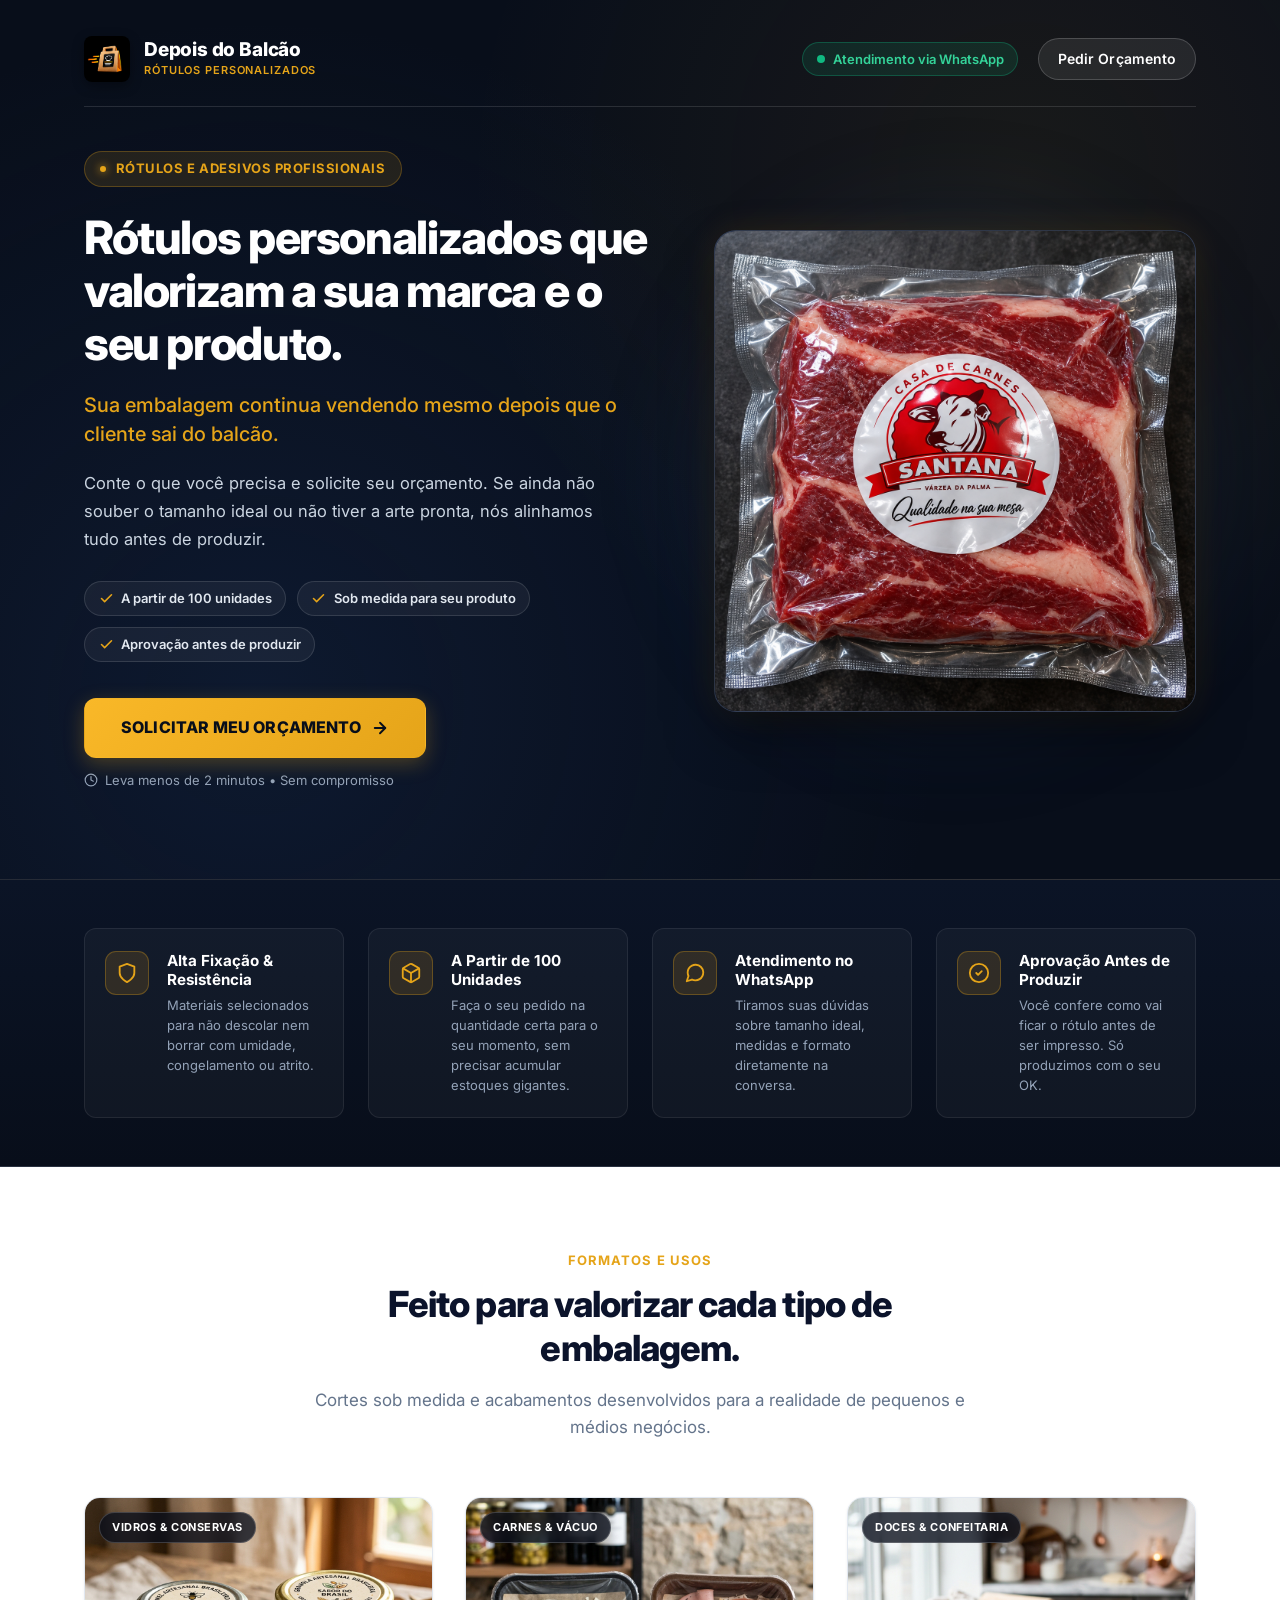
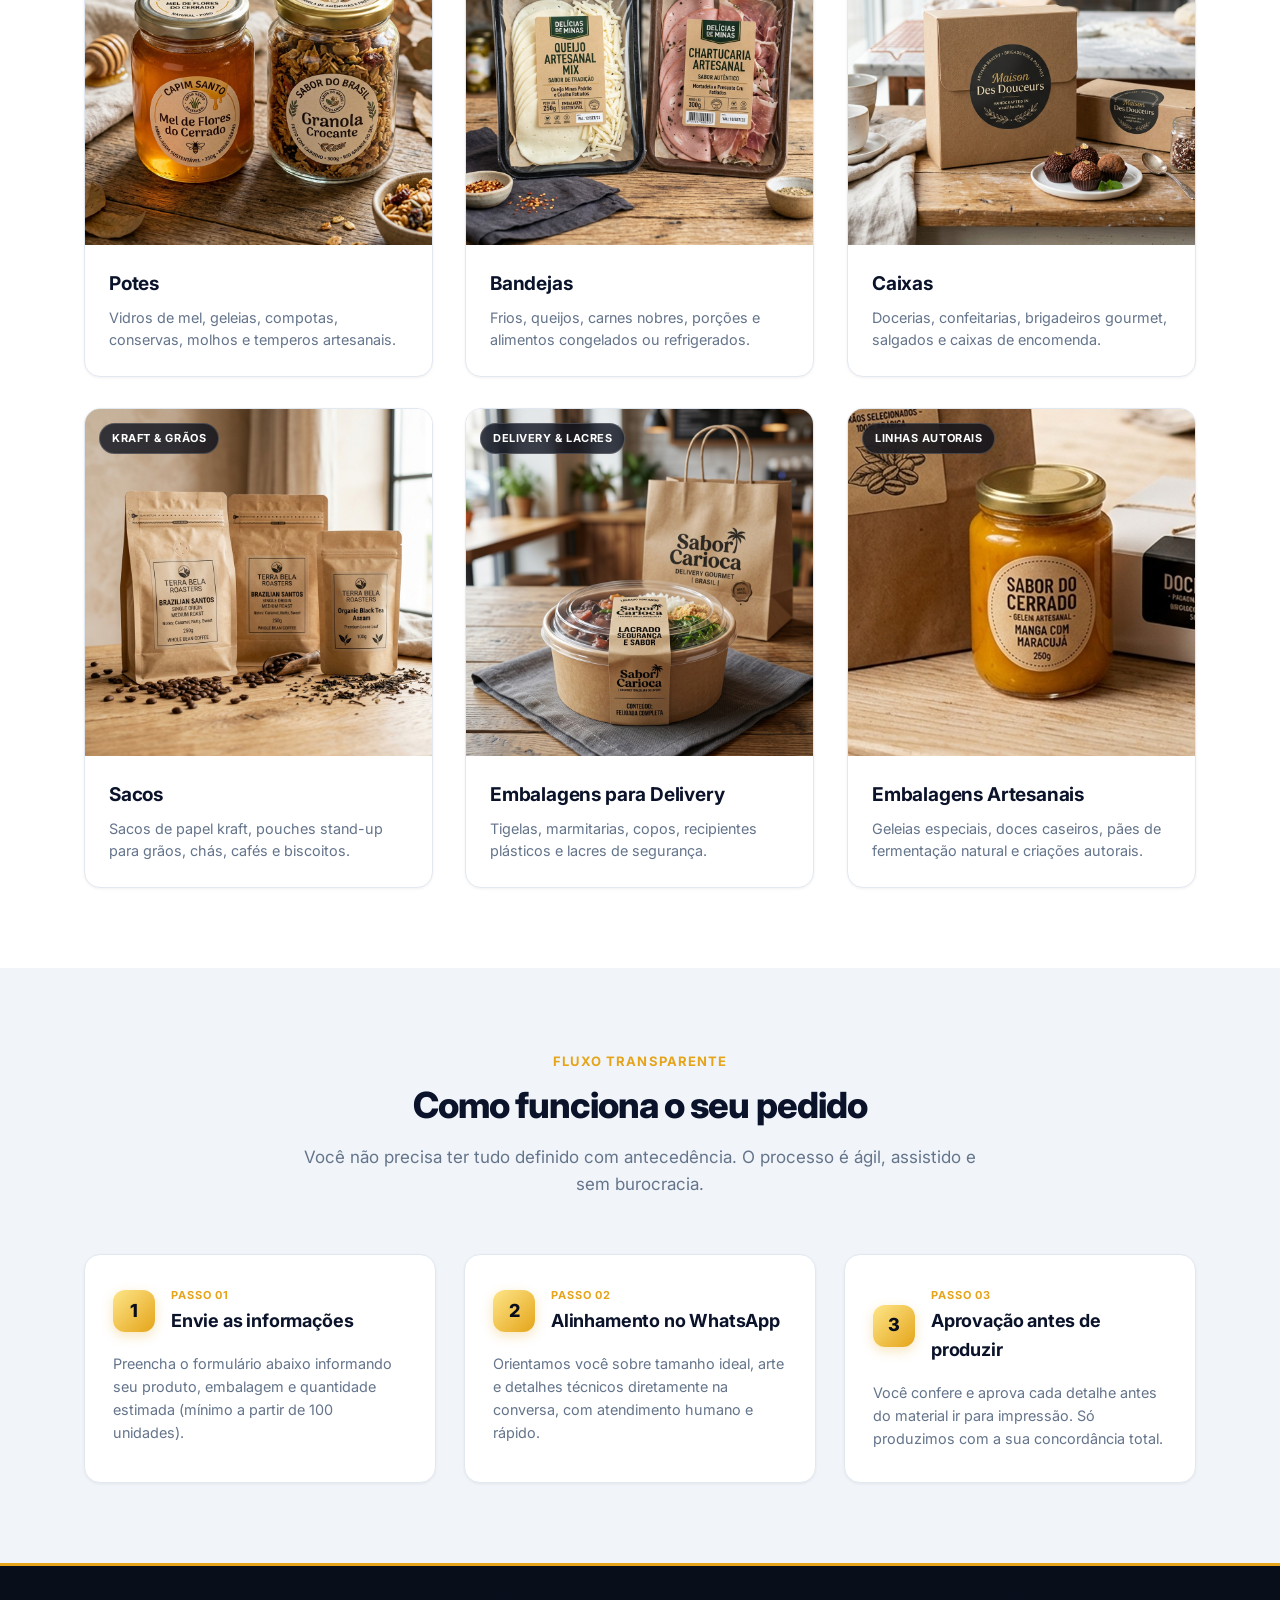
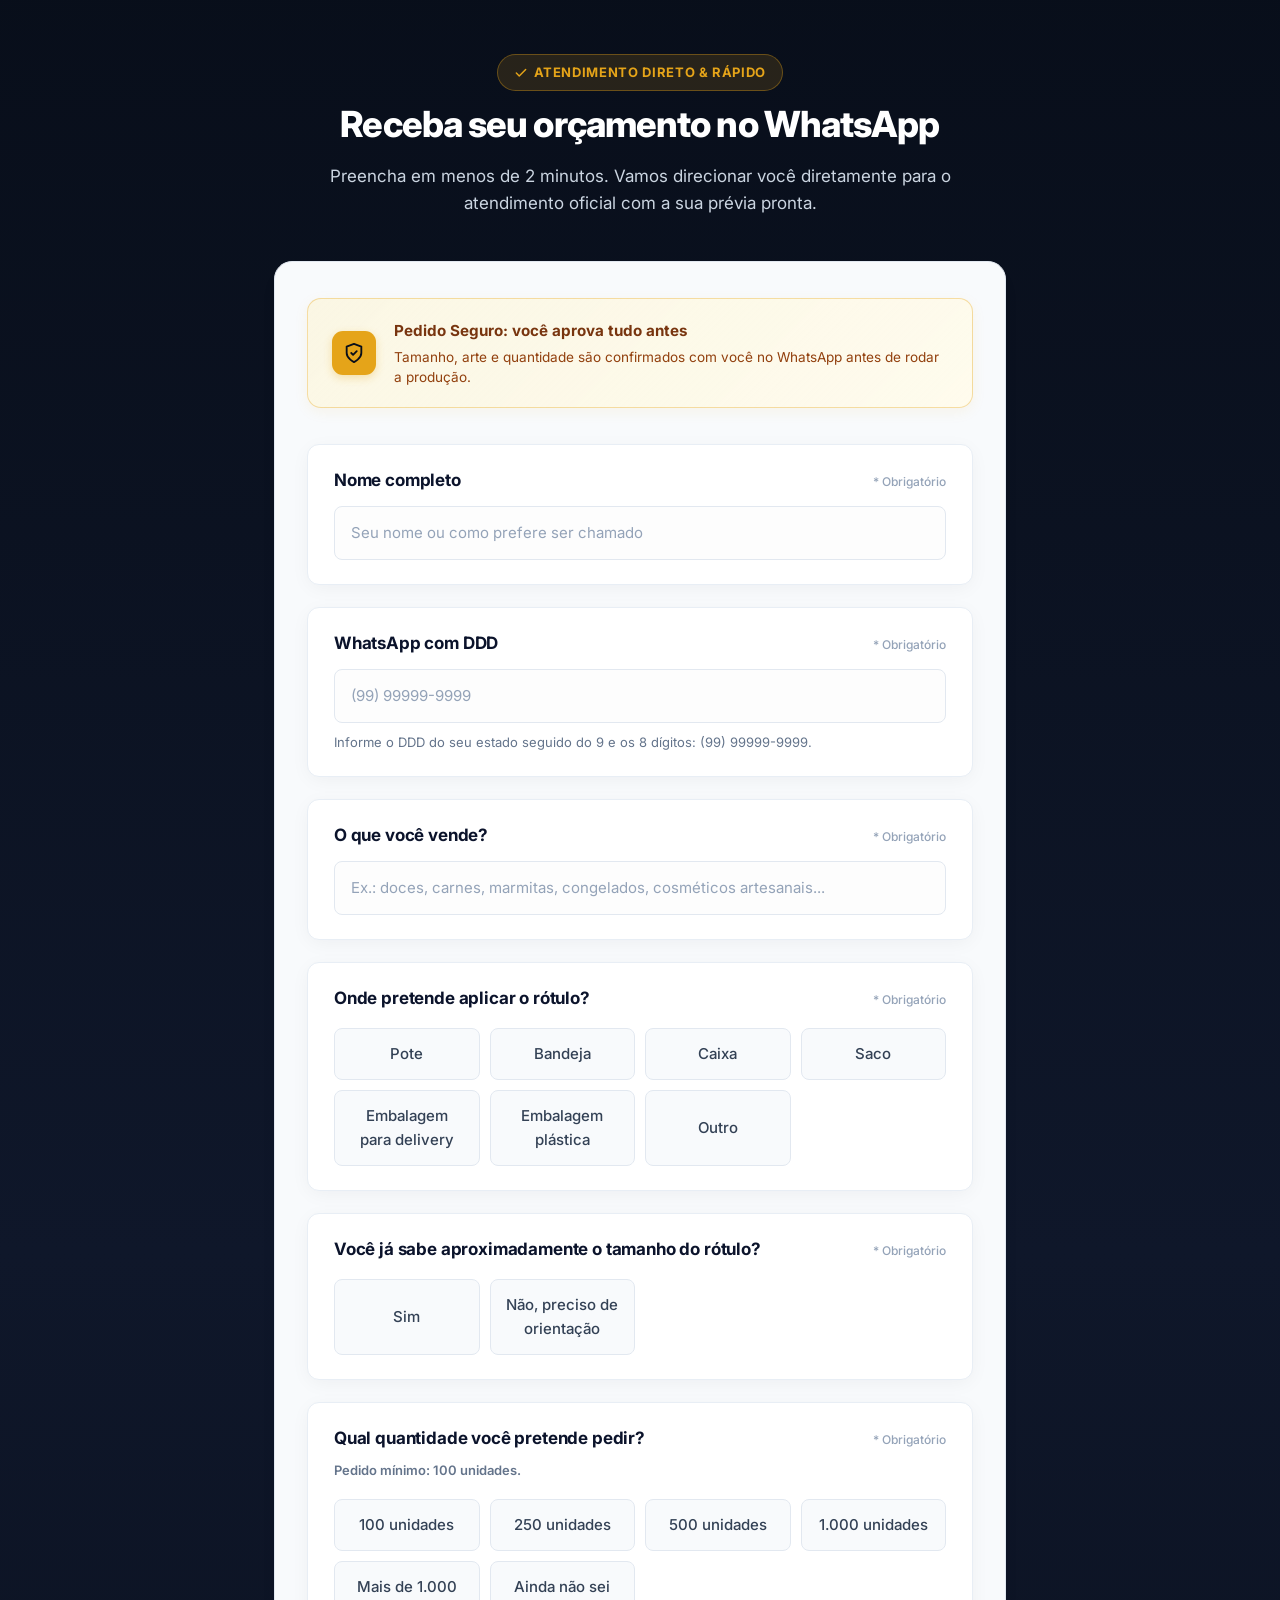
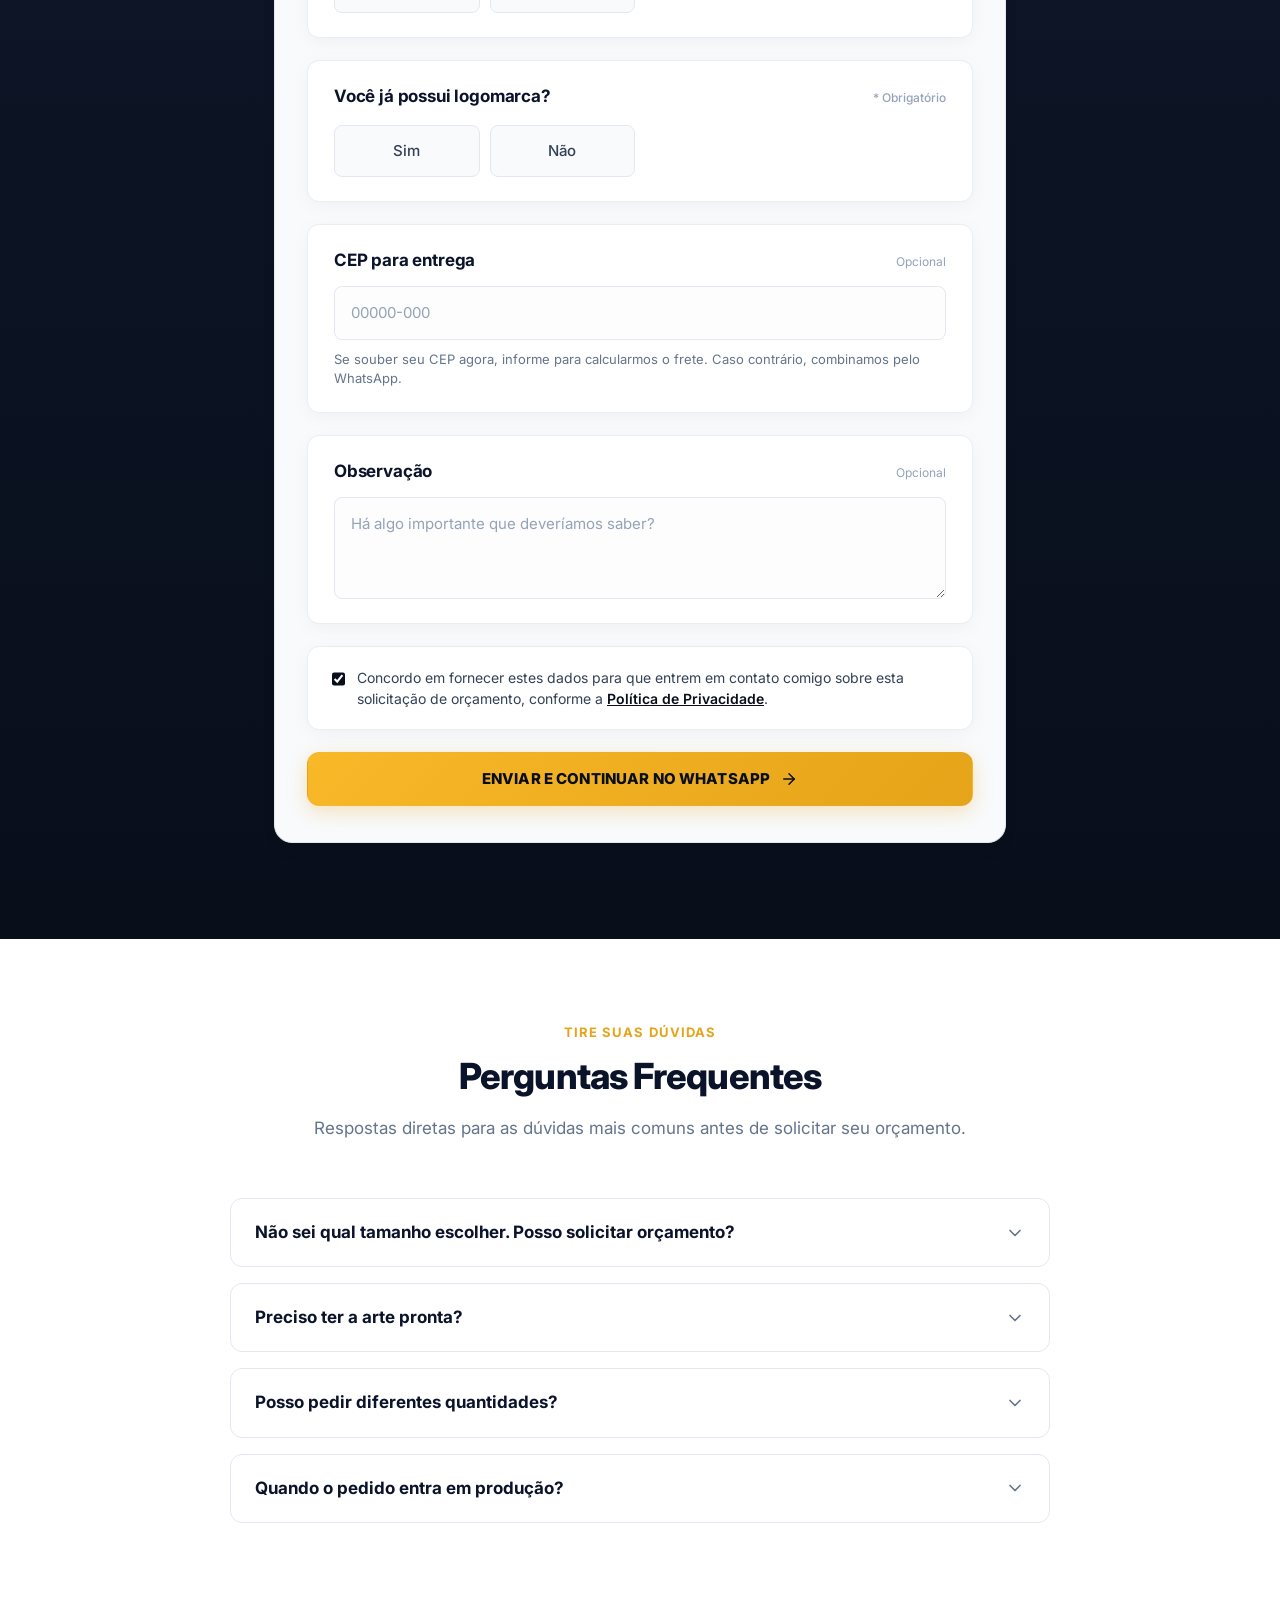
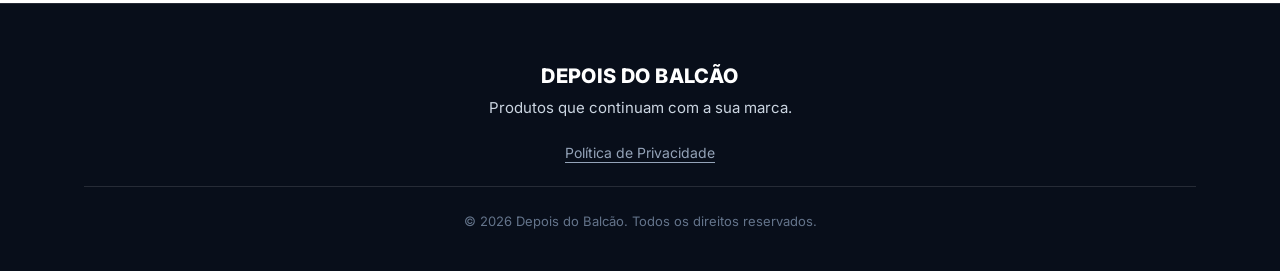
<file: index.html>
<!DOCTYPE html>
<html lang="pt-BR">
<head>
  <meta charset="UTF-8">
  <meta name="viewport" content="width=device-width, initial-scale=1.0">
  <title>Rótulos Personalizados para Embalagens | Depois do Balcão</title>
  <meta name="description" content="Rótulos personalizados para diferentes tipos de embalagem. Conte o que você precisa e solicite um orçamento para o seu negócio.">
  
  <!-- Open Graph / Redes Sociais -->
  <meta property="og:type" content="website">
  <meta property="og:title" content="Rótulos Personalizados para Embalagens | Depois do Balcão">
  <meta property="og:description" content="Sua marca continua presente mesmo depois que o produto sai do balcão. Rótulos e adesivos profissionais para pequenas e médias empresas.">
  <meta property="og:image" content="assets/carne-com-selo.png">
  
  <!-- Favicon -->
  <link rel="icon" type="image/png" href="assets/logo.png">
  
  <!-- Tipografia Inter -->
  <link rel="preconnect" href="https://fonts.googleapis.com">
  <link rel="preconnect" href="https://fonts.gstatic.com" crossorigin>
  <link href="https://fonts.googleapis.com/css2?family=Inter:wght@400;500;600;700;800&display=swap" rel="stylesheet">
  
  <!-- Estilos da Página -->
  <link rel="stylesheet" href="css/style.css?v=7.0">

  <!-- ======================================================================
       TAGS DE ANALYTICS / PIXEL (PLACEHOLDERS)
       ====================================================================== -->
  <!-- [GOOGLE_ANALYTICS_SCRIPT] -->
  <!-- [META_PIXEL_SCRIPT] -->
</head>
<body>

  <main id="conteudo-principal">

    <!-- ====================================================================
         HERO SECTION (COM IDENTIFICAÇÃO DA MARCA INTEGRADA E FLUIDA)
         ==================================================================== -->
    <section class="hero-section" aria-labelledby="hero-title">
      <div class="container">
        
        <!-- Identificação da Marca Integrada no Topo com Status Ativo -->
        <div class="hero-brand-bar">
          <div class="brand-identity">
            <img src="assets/logo.png" alt="Logo Depois do Balcão" class="brand-logo-img" width="46" height="46">
            <div class="brand-text-block">
              <span class="brand-name">Depois do Balcão</span>
              <span class="brand-descriptor">Rótulos Personalizados</span>
            </div>
          </div>

          <div class="brand-bar-actions">
            <div class="live-status-pill">
              <span class="status-pulse-dot"></span>
              <span>Atendimento via WhatsApp</span>
            </div>
            <a href="#formulario" class="btn btn--header-action" id="header-cta-btn">Pedir Orçamento</a>
          </div>
        </div>

        <div class="hero-grid">
          <div class="hero-content">
            <div class="hero-tagline">
              <span class="tagline-dot"></span>
              <span>Rótulos e Adesivos Profissionais</span>
            </div>
            
            <h1 id="hero-title" class="hero-headline">
              Rótulos personalizados que valorizam a sua marca e o seu produto.
            </h1>
            
            <p class="hero-subheadline">
              Sua embalagem continua vendendo mesmo depois que o cliente sai do balcão.
            </p>
            
            <p class="hero-body">
              Conte o que você precisa e solicite seu orçamento. Se ainda não souber o tamanho ideal ou não tiver a arte pronta, nós alinhamos tudo antes de produzir.
            </p>

            <!-- Pílulas de Destaque -->
            <div class="hero-value-pills">
              <div class="value-pill">
                <svg width="15" height="15" viewBox="0 0 24 24" fill="none" stroke="currentColor" stroke-width="2.5" stroke-linecap="round" stroke-linejoin="round" aria-hidden="true"><polyline points="20 6 9 17 4 12"/></svg>
                <span>A partir de 100 unidades</span>
              </div>
              <div class="value-pill">
                <svg width="15" height="15" viewBox="0 0 24 24" fill="none" stroke="currentColor" stroke-width="2.5" stroke-linecap="round" stroke-linejoin="round" aria-hidden="true"><polyline points="20 6 9 17 4 12"/></svg>
                <span>Sob medida para seu produto</span>
              </div>
              <div class="value-pill">
                <svg width="15" height="15" viewBox="0 0 24 24" fill="none" stroke="currentColor" stroke-width="2.5" stroke-linecap="round" stroke-linejoin="round" aria-hidden="true"><polyline points="20 6 9 17 4 12"/></svg>
                <span>Aprovação antes de produzir</span>
              </div>
            </div>
            
            <div class="hero-action-group">
              <a href="#formulario" class="btn btn--primary hero-cta" id="hero-cta-btn">
                <span>SOLICITAR MEU ORÇAMENTO</span>
                <svg width="18" height="18" viewBox="0 0 24 24" fill="none" stroke="currentColor" stroke-width="2.5" stroke-linecap="round" stroke-linejoin="round" aria-hidden="true">
                  <line x1="5" y1="12" x2="19" y2="12"></line>
                  <polyline points="12 5 19 12 12 19"></polyline>
                </svg>
              </a>
              <span class="hero-microcopy">
                <svg width="14" height="14" viewBox="0 0 24 24" fill="none" stroke="currentColor" stroke-width="2" stroke-linecap="round" stroke-linejoin="round" aria-hidden="true">
                  <circle cx="12" cy="12" r="10"></circle>
                  <polyline points="12 6 12 12 16 14"></polyline>
                </svg>
                Leva menos de 2 minutos • Sem compromisso
              </span>
            </div>
          </div>

          <div class="hero-visual">
            <div class="hero-visual-glow"></div>
            <div class="hero-image-wrapper">
              <img src="assets/carne-com-selo.png" onerror="this.onerror=null; this.src='carne-com-selo.png';" alt="Embalagem com rótulo personalizado de alto padrão Casa de Carnes Santana" class="hero-image" width="600" height="600" loading="eager">
            </div>
          </div>
        </div>
      </div>
    </section>

    <!-- ====================================================================
         SEÇÃO — PADRÃO DE QUALIDADE GRÁFICA & CONFIANÇA
         ==================================================================== -->
    <section class="section-trust-bar" aria-label="Diferenciais de Qualidade">
      <div class="container">
        <div class="trust-grid">
          <div class="trust-card fade-in-trigger">
            <div class="trust-icon-box">
              <svg width="22" height="22" viewBox="0 0 24 24" fill="none" stroke="currentColor" stroke-width="2" stroke-linecap="round" stroke-linejoin="round"><path d="M12 22s8-4 8-10V5l-8-3-8 3v7c0 6 8 10 8 10z"/></svg>
            </div>
            <div class="trust-content">
              <h3 class="trust-title">Alta Fixação & Resistência</h3>
              <p class="trust-desc">Materiais selecionados para não descolar nem borrar com umidade, congelamento ou atrito.</p>
            </div>
          </div>

          <div class="trust-card fade-in-trigger">
            <div class="trust-icon-box">
              <svg width="22" height="22" viewBox="0 0 24 24" fill="none" stroke="currentColor" stroke-width="2" stroke-linecap="round" stroke-linejoin="round"><path d="M21 16V8a2 2 0 0 0-1-1.73l-7-4a2 2 0 0 0-2 0l-7 4A2 2 0 0 0 3 8v8a2 2 0 0 0 1 1.73l7 4a2 2 0 0 0 2 0l7-4A2 2 0 0 0 21 16z"/><polyline points="3.27 6.96 12 12.01 20.73 6.96"/><line x1="12" y1="22.08" x2="12" y2="12"/></svg>
            </div>
            <div class="trust-content">
              <h3 class="trust-title">A Partir de 100 Unidades</h3>
              <p class="trust-desc">Faça o seu pedido na quantidade certa para o seu momento, sem precisar acumular estoques gigantes.</p>
            </div>
          </div>

          <div class="trust-card fade-in-trigger">
            <div class="trust-icon-box">
              <svg width="22" height="22" viewBox="0 0 24 24" fill="none" stroke="currentColor" stroke-width="2" stroke-linecap="round" stroke-linejoin="round"><path d="M21 11.5a8.38 8.38 0 0 1-.9 3.8 8.5 8.5 0 0 1-7.6 4.7 8.38 8.38 0 0 1-3.8-.9L3 21l1.9-5.7a8.38 8.38 0 0 1-.9-3.8 8.5 8.5 0 0 1 4.7-7.6 8.38 8.38 0 0 1 3.8-.9h.5a8.48 8.48 0 0 1 8 8v.5z"/></svg>
            </div>
            <div class="trust-content">
              <h3 class="trust-title">Atendimento no WhatsApp</h3>
              <p class="trust-desc">Tiramos suas dúvidas sobre tamanho ideal, medidas e formato diretamente na conversa.</p>
            </div>
          </div>

          <div class="trust-card fade-in-trigger">
            <div class="trust-icon-box">
              <svg width="22" height="22" viewBox="0 0 24 24" fill="none" stroke="currentColor" stroke-width="2" stroke-linecap="round" stroke-linejoin="round"><circle cx="12" cy="12" r="10"/><path d="m9 12 2 2 4-4"/></svg>
            </div>
            <div class="trust-content">
              <h3 class="trust-title">Aprovação Antes de Produzir</h3>
              <p class="trust-desc">Você confere como vai ficar o rótulo antes de ser impresso. Só produzimos com o seu OK.</p>
            </div>
          </div>
        </div>
      </div>
    </section>

    <!-- ====================================================================
         SEÇÃO — APLICAÇÕES
         ==================================================================== -->
    <section class="section section--white" aria-labelledby="aplicacoes-title">
      <div class="container">
        <div class="section-header fade-in-trigger">
          <span class="section-tag">Formatos e Usos</span>
          <h2 id="aplicacoes-title" class="section-title">
            Feito para valorizar cada tipo de embalagem.
          </h2>
          <p class="section-subtitle">
            Cortes sob medida e acabamentos desenvolvidos para a realidade de pequenos e médios negócios.
          </p>
        </div>

        <div class="applications-grid">
          <!-- 1. Potes -->
          <article class="app-card fade-in-trigger">
            <div class="app-card-media">
              <span class="app-card-badge">Vidros & Conservas</span>
              <img src="assets/app-potes.jpg" alt="Potes de vidro para mel e granola com rótulos personalizados" class="app-card-img" loading="lazy" width="380" height="380">
            </div>
            <div class="app-card-content">
              <h3 class="app-card-title">Potes</h3>
              <p class="app-card-desc">Vidros de mel, geleias, compotas, conservas, molhos e temperos artesanais.</p>
            </div>
          </article>

          <!-- 2. Bandejas -->
          <article class="app-card fade-in-trigger">
            <div class="app-card-media">
              <span class="app-card-badge">Carnes & Vácuo</span>
              <img src="assets/app-bandejas.jpg" alt="Bandejas seladas para frios, queijos e carnes com rótulo adesivo" class="app-card-img" loading="lazy" width="380" height="380">
            </div>
            <div class="app-card-content">
              <h3 class="app-card-title">Bandejas</h3>
              <p class="app-card-desc">Frios, queijos, carnes nobres, porções e alimentos congelados ou refrigerados.</p>
            </div>
          </article>

          <!-- 3. Caixas -->
          <article class="app-card fade-in-trigger">
            <div class="app-card-media">
              <span class="app-card-badge">Doces & Confeitaria</span>
              <img src="assets/app-caixas.jpg" alt="Caixas de confeitaria e doces finos com lacres e rótulos personalizados" class="app-card-img" loading="lazy" width="380" height="380">
            </div>
            <div class="app-card-content">
              <h3 class="app-card-title">Caixas</h3>
              <p class="app-card-desc">Docerias, confeitarias, brigadeiros gourmet, salgados e caixas de encomenda.</p>
            </div>
          </article>

          <!-- 4. Sacos Kraft -->
          <article class="app-card fade-in-trigger">
            <div class="app-card-media">
              <span class="app-card-badge">Kraft & Grãos</span>
              <img src="assets/app-sacos.jpg" alt="Sacos kraft e pouches de café com adesivos de identificação" class="app-card-img" loading="lazy" width="380" height="380">
            </div>
            <div class="app-card-content">
              <h3 class="app-card-title">Sacos</h3>
              <p class="app-card-desc">Sacos de papel kraft, pouches stand-up para grãos, chás, cafés e biscoitos.</p>
            </div>
          </article>

          <!-- 5. Embalagens para Delivery -->
          <article class="app-card fade-in-trigger">
            <div class="app-card-media">
              <span class="app-card-badge">Delivery & Lacres</span>
              <img src="assets/app-delivery.jpg" alt="Embalagens descartáveis para delivery lacradas com rótulo adesivo" class="app-card-img" loading="lazy" width="380" height="380">
            </div>
            <div class="app-card-content">
              <h3 class="app-card-title">Embalagens para Delivery</h3>
              <p class="app-card-desc">Tigelas, marmitarias, copos, recipientes plásticos e lacres de segurança.</p>
            </div>
          </article>

          <!-- 6. Embalagens Artesanais -->
          <article class="app-card fade-in-trigger">
            <div class="app-card-media">
              <span class="app-card-badge">Linhas Autorais</span>
              <img src="assets/app-artesanais.jpg" alt="Embalagem de produto artesanal com rótulo frontal estilizado" class="app-card-img" loading="lazy" width="380" height="380">
            </div>
            <div class="app-card-content">
              <h3 class="app-card-title">Embalagens Artesanais</h3>
              <p class="app-card-desc">Geleias especiais, doces caseiros, pães de fermentação natural e criações autorais.</p>
            </div>
          </article>
        </div>
      </div>
    </section>

    <!-- ====================================================================
         SEÇÃO — COMO FUNCIONA (SIMPLES, DIRETO E TRANSPARENTE)
         ==================================================================== -->
    <section class="section section--subtle" aria-labelledby="processo-title">
      <div class="container">
        <div class="section-header fade-in-trigger">
          <span class="section-tag">Fluxo Transparente</span>
          <h2 id="processo-title" class="section-title">
            Como funciona o seu pedido
          </h2>
          <p class="section-subtitle">
            Você não precisa ter tudo definido com antecedência. O processo é ágil, assistido e sem burocracia.
          </p>
        </div>

        <div class="process-grid-streamlined">
          <div class="process-card-streamlined fade-in-trigger">
            <div class="process-step-header">
              <span class="process-num-badge">1</span>
              <div>
                <span class="process-step-indicator">Passo 01</span>
                <h3 class="process-card-title">Envie as informações</h3>
              </div>
            </div>
            <p class="process-card-text">
              Preencha o formulário abaixo informando seu produto, embalagem e quantidade estimada (mínimo a partir de 100 unidades).
            </p>
          </div>

          <div class="process-card-streamlined fade-in-trigger">
            <div class="process-step-header">
              <span class="process-num-badge">2</span>
              <div>
                <span class="process-step-indicator">Passo 02</span>
                <h3 class="process-card-title">Alinhamento no WhatsApp</h3>
              </div>
            </div>
            <p class="process-card-text">
              Orientamos você sobre tamanho ideal, arte e detalhes técnicos diretamente na conversa, com atendimento humano e rápido.
            </p>
          </div>

          <div class="process-card-streamlined fade-in-trigger">
            <div class="process-step-header">
              <span class="process-num-badge">3</span>
              <div>
                <span class="process-step-indicator">Passo 03</span>
                <h3 class="process-card-title">Aprovação antes de produzir</h3>
              </div>
            </div>
            <p class="process-card-text">
              Você confere e aprova cada detalhe antes do material ir para impressão. Só produzimos com a sua concordância total.
            </p>
          </div>
        </div>
      </div>
    </section>

    <!-- ====================================================================
         SEÇÃO — FORMULÁRIO DE ORÇAMENTO (DESTAQUE VISUAL E FOCO TOTAL)
         ==================================================================== -->
    <section class="section section--form-highlight" id="formulario" aria-labelledby="form-title">
      <div class="container form-section-wrapper">
        <div class="section-header form-highlight-header fade-in-trigger">
          <span class="section-tag section-tag--gold">
            <svg width="14" height="14" viewBox="0 0 24 24" fill="none" stroke="currentColor" stroke-width="2.5" stroke-linecap="round" stroke-linejoin="round" aria-hidden="true" style="margin-right: 0.35rem;">
              <polyline points="20 6 9 17 4 12"></polyline>
            </svg>
            Atendimento Direto & Rápido
          </span>
          <h2 id="form-title" class="section-title section-title--white">
            Receba seu orçamento no WhatsApp
          </h2>
          <p class="section-subtitle section-subtitle--light">
            Preencha em menos de 2 minutos. Vamos direcionar você diretamente para o atendimento oficial com a sua prévia pronta.
          </p>
        </div>

        <!-- Container do Formulário -->
        <div class="form-card form-card--highlight fade-in-trigger">
          <!-- Bloco de Redução de Medo / Segurança Integrado de Alto Padrão -->
          <div class="form-security-card" role="note">
            <div class="security-badge-icon">
              <svg class="security-icon" viewBox="0 0 24 24" fill="none" stroke="currentColor" stroke-width="2" stroke-linecap="round" stroke-linejoin="round" aria-hidden="true">
                <path d="M12 22s8-4 8-10V5l-8-3-8 3v7c0 6 8 10 8 10z"/>
                <path d="m9 12 2 2 4-4"/>
              </svg>
            </div>
            <div class="security-content">
              <h4>Pedido Seguro: você aprova tudo antes</h4>
              <p>Tamanho, arte e quantidade são confirmados com você no WhatsApp antes de rodar a produção.</p>
            </div>
          </div>
          <!-- Espaço reservado para Embed Tally (caso configurado em js/config.js) -->
          <div id="tally-wrapper" class="tally-embed-container" style="display: none;"></div>

          <!-- Formulário Nativo Completo de Qualificação -->
          <form id="orcamento-form" class="native-form" action="javascript:void(0);" method="POST" novalidate>
            
            <!-- Hidden Fields para Atribuição de Origem -->
            <input type="hidden" name="utm_source" id="utm_source" value="">
            <input type="hidden" name="utm_medium" id="utm_medium" value="">
            <input type="hidden" name="utm_campaign" id="utm_campaign" value="">
            <input type="hidden" name="utm_content" id="utm_content" value="">
            <input type="hidden" name="src" id="src" value="">
            <input type="hidden" name="video" id="video" value="">

            <!-- CAMPO 1: Nome -->
            <div class="form-question-card">
              <div class="form-question-header">
                <label for="campo-nome" class="form-question-title">Nome completo</label>
                <span class="badge-required">* Obrigatório</span>
              </div>
              <input type="text" id="campo-nome" name="nome" class="form-input" placeholder="Seu nome ou como prefere ser chamado" required autocomplete="name">
            </div>

            <!-- CAMPO 2: WhatsApp -->
            <div class="form-question-card" id="card-whatsapp">
              <div class="form-question-header">
                <label for="campo-whatsapp" class="form-question-title">WhatsApp com DDD</label>
                <span class="badge-required">* Obrigatório</span>
              </div>
              <input type="tel" id="campo-whatsapp" name="whatsapp" class="form-input" placeholder="(99) 99999-9999" maxlength="15" required autocomplete="tel" inputmode="numeric">
              <span class="form-helper" id="whatsapp-helper">Informe o DDD do seu estado seguido do 9 e os 8 dígitos: (99) 99999-9999.</span>
              <span class="form-error-msg" id="whatsapp-error-msg" style="display: none; color: #DC2626; font-size: 0.8125rem; font-weight: 600; margin-top: 0.25rem;" role="alert"></span>
            </div>

            <!-- CAMPO 3: O que você vende? -->
            <div class="form-question-card">
              <div class="form-question-header">
                <label for="campo-produto" class="form-question-title">O que você vende?</label>
                <span class="badge-required">* Obrigatório</span>
              </div>
              <input type="text" id="campo-produto" name="produto" class="form-input" placeholder="Ex.: doces, carnes, marmitas, congelados, cosméticos artesanais..." required>
            </div>

            <!-- CAMPO 4: Onde pretende aplicar o rótulo? -->
            <div class="form-question-card">
              <div class="form-question-header">
                <span class="form-question-title">Onde pretende aplicar o rótulo?</span>
                <span class="badge-required">* Obrigatório</span>
              </div>
              <div class="options-grid" role="radiogroup" aria-label="Tipo de embalagem">
                <label class="option-card">
                  <input type="radio" name="embalagem" value="Pote" required>
                  <span>Pote</span>
                </label>
                <label class="option-card">
                  <input type="radio" name="embalagem" value="Bandeja">
                  <span>Bandeja</span>
                </label>
                <label class="option-card">
                  <input type="radio" name="embalagem" value="Caixa">
                  <span>Caixa</span>
                </label>
                <label class="option-card">
                  <input type="radio" name="embalagem" value="Saco">
                  <span>Saco</span>
                </label>
                <label class="option-card">
                  <input type="radio" name="embalagem" value="Embalagem para delivery">
                  <span>Embalagem para delivery</span>
                </label>
                <label class="option-card">
                  <input type="radio" name="embalagem" value="Embalagem plástica">
                  <span>Embalagem plástica</span>
                </label>
                <label class="option-card">
                  <input type="radio" name="embalagem" value="Outro" id="radio-embalagem-outro">
                  <span>Outro</span>
                </label>
              </div>

              <!-- Condicional para OUTRO -->
              <div id="condicional-embalagem-outro" class="conditional-block" aria-live="polite">
                <label for="campo-embalagem-detalhe" class="form-label-sub">Conte qual é a embalagem:</label>
                <input type="text" id="campo-embalagem-detalhe" name="embalagem_outro_detalhe" class="form-input" placeholder="Descreva sua embalagem...">
              </div>
            </div>

            <!-- CAMPO 5: Você já sabe aproximadamente o tamanho do rótulo? -->
            <div class="form-question-card">
              <div class="form-question-header">
                <span class="form-question-title">Você já sabe aproximadamente o tamanho do rótulo?</span>
                <span class="badge-required">* Obrigatório</span>
              </div>
              <div class="options-grid" role="radiogroup" aria-label="Sabe o tamanho">
                <label class="option-card">
                  <input type="radio" name="sabe_tamanho" value="Sim" id="radio-tamanho-sim" required>
                  <span>Sim</span>
                </label>
                <label class="option-card">
                  <input type="radio" name="sabe_tamanho" value="Não, preciso de orientação" id="radio-tamanho-nao">
                  <span>Não, preciso de orientação</span>
                </label>
              </div>

              <!-- Condicional se SIM -->
              <div id="condicional-tamanho-medidas" class="conditional-block" aria-live="polite">
                <div class="dims-row">
                  <div>
                    <label for="campo-largura" class="form-label-sub">Largura aproximada (cm):</label>
                    <input type="number" id="campo-largura" name="largura_cm" class="form-input" placeholder="Ex: 5" step="0.1" min="1">
                  </div>
                  <div>
                    <label for="campo-altura" class="form-label-sub">Altura aproximada (cm):</label>
                    <input type="number" id="campo-altura" name="altura_cm" class="form-input" placeholder="Ex: 5" step="0.1" min="1">
                  </div>
                </div>
              </div>

              <!-- Condicional se NÃO -->
              <div id="condicional-tamanho-orientacao" class="conditional-block" aria-live="polite">
                <p class="form-helper-highlight">
                  Sem problema. Vamos orientar você sobre o tamanho ideal diretamente no atendimento.
                </p>
              </div>
            </div>

            <!-- CAMPO 6: Qual quantidade você pretende pedir? -->
            <div class="form-question-card">
              <div class="form-question-header">
                <span class="form-question-title">Qual quantidade você pretende pedir?</span>
                <span class="badge-required">* Obrigatório</span>
              </div>
              <span class="form-question-subinfo">Pedido mínimo: 100 unidades.</span>
              <div class="options-grid" role="radiogroup" aria-label="Quantidade">
                <label class="option-card">
                  <input type="radio" name="quantidade" value="100 unidades" required>
                  <span>100 unidades</span>
                </label>
                <label class="option-card">
                  <input type="radio" name="quantidade" value="250 unidades">
                  <span>250 unidades</span>
                </label>
                <label class="option-card">
                  <input type="radio" name="quantidade" value="500 unidades">
                  <span>500 unidades</span>
                </label>
                <label class="option-card">
                  <input type="radio" name="quantidade" value="1.000 unidades">
                  <span>1.000 unidades</span>
                </label>
                <label class="option-card">
                  <input type="radio" name="quantidade" value="Mais de 1.000">
                  <span>Mais de 1.000</span>
                </label>
                <label class="option-card">
                  <input type="radio" name="quantidade" value="Ainda não sei">
                  <span>Ainda não sei</span>
                </label>
              </div>
            </div>

            <!-- CAMPO 7: Você já possui logomarca? -->
            <div class="form-question-card">
              <div class="form-question-header">
                <span class="form-question-title">Você já possui logomarca?</span>
                <span class="badge-required">* Obrigatório</span>
              </div>
              <div class="options-grid" role="radiogroup" aria-label="Possui logomarca">
                <label class="option-card">
                  <input type="radio" name="possui_logo" value="Sim" id="radio-logo-sim" required>
                  <span>Sim</span>
                </label>
                <label class="option-card">
                  <input type="radio" name="possui_logo" value="Não" id="radio-logo-nao">
                  <span>Não</span>
                </label>
              </div>
            </div>

            <!-- CAMPO 8: CEP para entrega -->
            <div class="form-question-card">
              <div class="form-question-header">
                <label for="campo-cep" class="form-question-title">CEP para entrega</label>
                <span class="badge-optional">Opcional</span>
              </div>
              <input type="text" id="campo-cep" name="cep" class="form-input" placeholder="00000-000" maxlength="9" inputmode="numeric">
              <span class="form-helper">Se souber seu CEP agora, informe para calcularmos o frete. Caso contrário, combinamos pelo WhatsApp.</span>
            </div>

            <!-- CAMPO 11: Observação -->
            <div class="form-question-card">
              <div class="form-question-header">
                <label for="campo-observacao" class="form-question-title">Observação</label>
                <span class="badge-optional">Opcional</span>
              </div>
              <textarea id="campo-observacao" name="observacao" class="form-textarea" rows="3" placeholder="Há algo importante que deveríamos saber?"></textarea>
            </div>

            <!-- LGPD / Consentimento -->
            <div class="consent-card">
              <label class="consent-label">
                <input type="checkbox" id="campo-consentimento" name="consentimento" class="consent-checkbox" checked required>
                <span>
                  Concordo em fornecer estes dados para que entrem em contato comigo sobre esta solicitação de orçamento, conforme a 
                  <a href="politica-de-privacidade.html" target="_blank" rel="noopener noreferrer" class="consent-link" id="link-politica-form">Política de Privacidade</a>.
                </span>
              </label>
            </div>

            <!-- Mensagem de feedback de validação ou status inline -->
            <div id="form-feedback-msg" style="display: none; padding: 0.875rem 1rem; border-radius: 8px; font-size: 0.875rem; font-weight: 600; margin-bottom: 1rem; text-align: center;" role="alert"></div>

            <!-- Botão de Envio -->
            <div class="form-actions">
              <button type="submit" class="btn btn--primary btn--full" id="btn-submit-orcamento">
                ENVIAR E CONTINUAR NO WHATSAPP
                <svg width="18" height="18" viewBox="0 0 24 24" fill="none" stroke="currentColor" stroke-width="2" stroke-linecap="round" stroke-linejoin="round" aria-hidden="true">
                  <line x1="5" y1="12" x2="19" y2="12"></line>
                  <polyline points="12 5 19 12 12 19"></polyline>
                </svg>
              </button>
            </div>
          </form>
        </div>
      </div>
    </section>

    <!-- ====================================================================
         PROVA SOCIAL (CONDICIONAL — SOMENTE RENDERIZA SE HOUVER DADOS REAIS)
         ==================================================================== -->
    <section class="section section--subtle testimonials-section" id="secao-prova-social" aria-labelledby="depoimentos-title">
      <div class="container">
        <div class="section-header">
          <span class="section-tag">Depoimentos</span>
          <h2 id="depoimentos-title" class="section-title">O que dizem nossos clientes</h2>
        </div>
        <div class="testimonials-grid" id="depoimentos-container">
          <!-- Injetado via JS somente se CONFIG.TESTIMONIALS contiver itens reais -->
        </div>
      </div>
    </section>

    <!-- ====================================================================
         SEÇÃO 8 — DÚVIDAS FREQUENTES (FAQ)
         ==================================================================== -->
    <section class="section section--white" aria-labelledby="faq-title">
      <div class="container">
        <div class="section-header fade-in-trigger">
          <span class="section-tag">Tire Suas Dúvidas</span>
          <h2 id="faq-title" class="section-title">
            Perguntas Frequentes
          </h2>
          <p class="section-subtitle">
            Respostas diretas para as dúvidas mais comuns antes de solicitar seu orçamento.
          </p>
        </div>

        <div class="faq-accordion fade-in-trigger" role="region" aria-label="Perguntas Frequentes">
          <!-- Item 1 -->
          <div class="faq-item">
            <button type="button" class="faq-question-btn" aria-expanded="false">
              <span>Não sei qual tamanho escolher. Posso solicitar orçamento?</span>
              <svg class="faq-icon" viewBox="0 0 24 24" fill="none" stroke="currentColor" stroke-width="2" stroke-linecap="round" stroke-linejoin="round" aria-hidden="true">
                <polyline points="6 9 12 15 18 9"></polyline>
              </svg>
            </button>
            <div class="faq-answer-panel">
              <p class="faq-answer-text">
                Sim. Informe onde pretende utilizar o rótulo e, se possível, envie uma foto da embalagem para facilitar o entendimento da aplicação.
              </p>
            </div>
          </div>

          <!-- Item 2 -->
          <div class="faq-item">
            <button type="button" class="faq-question-btn" aria-expanded="false">
              <span>Preciso ter a arte pronta?</span>
              <svg class="faq-icon" viewBox="0 0 24 24" fill="none" stroke="currentColor" stroke-width="2" stroke-linecap="round" stroke-linejoin="round" aria-hidden="true">
                <polyline points="6 9 12 15 18 9"></polyline>
              </svg>
            </button>
            <div class="faq-answer-panel">
              <p class="faq-answer-text">
                Não necessariamente. Informe no formulário o que você já possui e os detalhes necessários serão alinhados antes da produção.
              </p>
            </div>
          </div>

          <!-- Item 3 -->
          <div class="faq-item">
            <button type="button" class="faq-question-btn" aria-expanded="false">
              <span>Posso pedir diferentes quantidades?</span>
              <svg class="faq-icon" viewBox="0 0 24 24" fill="none" stroke="currentColor" stroke-width="2" stroke-linecap="round" stroke-linejoin="round" aria-hidden="true">
                <polyline points="6 9 12 15 18 9"></polyline>
              </svg>
            </button>
            <div class="faq-answer-panel">
              <p class="faq-answer-text">
                Sim. Informe no formulário a quantidade aproximada desejada para que ela seja considerada no orçamento.
              </p>
            </div>
          </div>

          <!-- Item 4 -->
          <div class="faq-item">
            <button type="button" class="faq-question-btn" aria-expanded="false">
              <span>Quando o pedido entra em produção?</span>
              <svg class="faq-icon" viewBox="0 0 24 24" fill="none" stroke="currentColor" stroke-width="2" stroke-linecap="round" stroke-linejoin="round" aria-hidden="true">
                <polyline points="6 9 12 15 18 9"></polyline>
              </svg>
            </button>
            <div class="faq-answer-panel">
              <p class="faq-answer-text">
                Depois que os detalhes necessários forem definidos e aprovados.
              </p>
            </div>
          </div>
        </div>
      </div>
    </section>

  </main>

  <!-- ======================================================================
       RODAPÉ MINIMALISTA
       ====================================================================== -->
  <footer class="site-footer" role="contentinfo">
    <div class="container footer-minimal">
      <div class="footer-brand-wrap">
        <span class="footer-brand-title">DEPOIS DO BALCÃO</span>
        <p class="footer-brand-motto">Produtos que continuam com a sua marca.</p>
      </div>

      <div class="footer-links-wrap">
        <a href="politica-de-privacidade.html" id="link-footer-politica" class="footer-legal-link">Política de Privacidade</a>
      </div>

      <div class="footer-bottom-copy">
        <p>&copy; <span id="current-year">2026</span> Depois do Balcão. Todos os direitos reservados.</p>
      </div>
    </div>
  </footer>

  <!-- ======================================================================
       CTA STICKY MOBILE
       Aparece discretamente após o usuário passar da seção Hero no smartphone
       ====================================================================== -->
  <div class="mobile-sticky-cta" id="mobile-sticky-bar" aria-hidden="true">
    <a href="#formulario" class="btn btn--primary" id="mobile-sticky-btn">
      SOLICITAR ORÇAMENTO
    </a>
  </div>

  <!-- Scripts -->
  <script src="js/config.js?v=5.0"></script>
  <script src="js/app.js?v=5.0"></script>
</body>
</html>
</file>
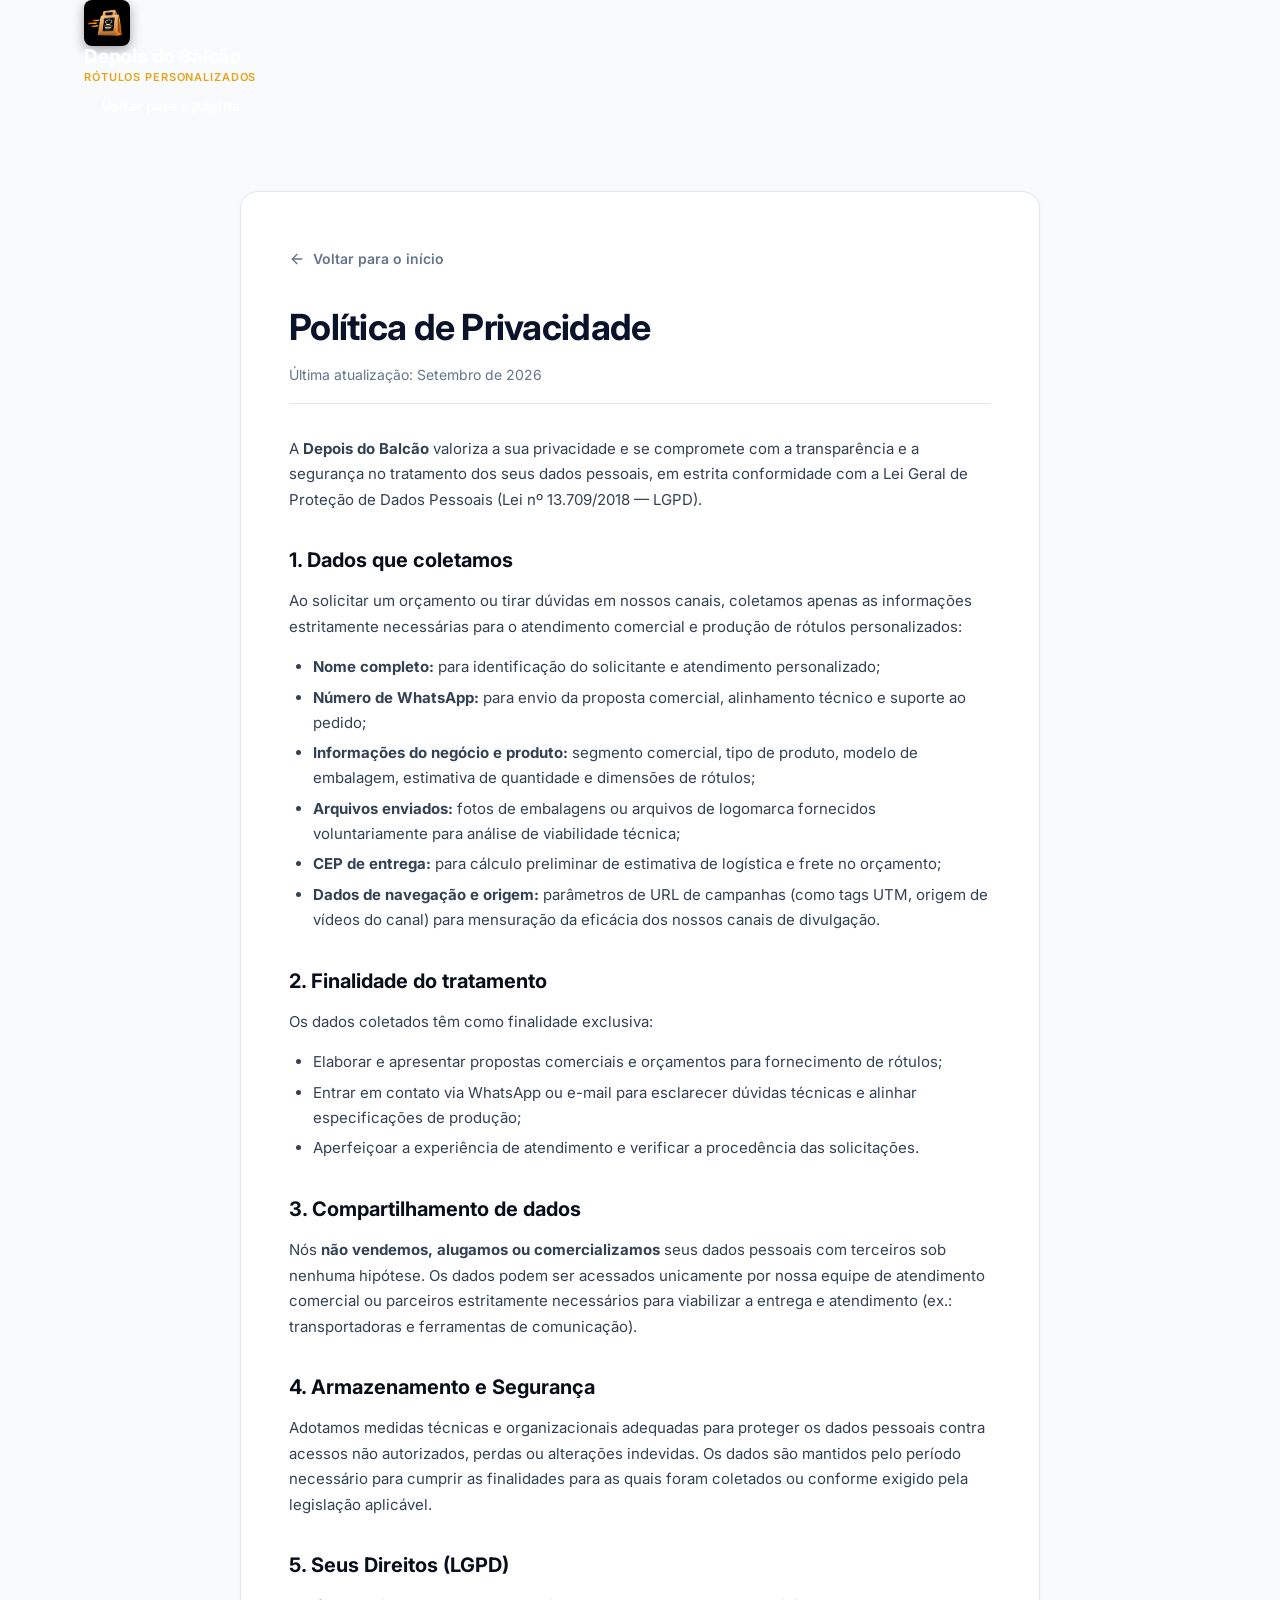
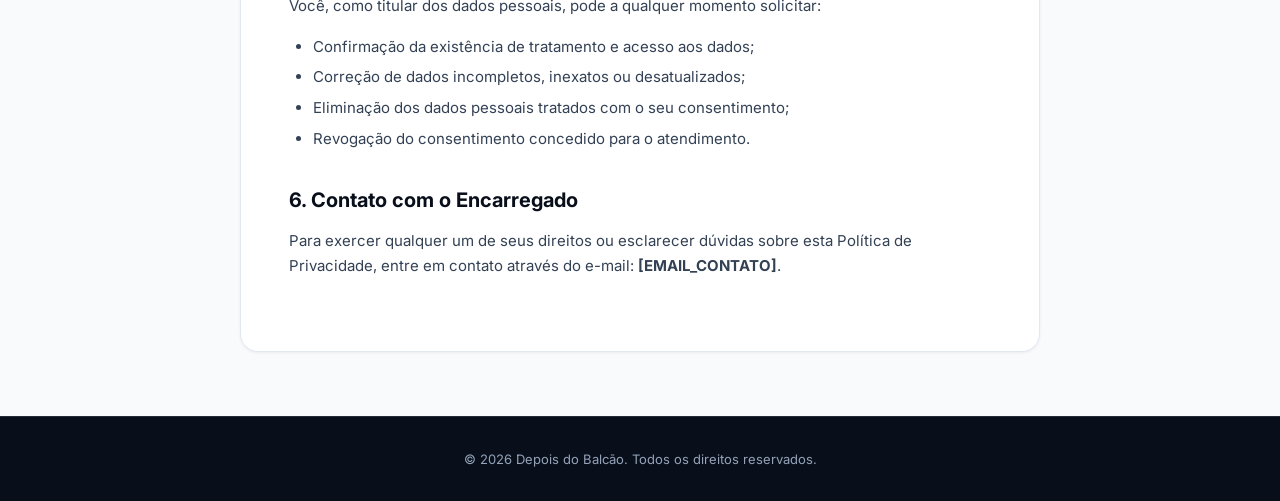
<file: politica-de-privacidade.html>
<!DOCTYPE html>
<html lang="pt-BR">
<head>
  <meta charset="UTF-8">
  <meta name="viewport" content="width=device-width, initial-scale=1.0">
  <title>Política de Privacidade | Depois do Balcão</title>
  <meta name="description" content="Política de privacidade e proteção de dados da Depois do Balcão, em conformidade com a LGPD.">
  <link rel="icon" type="image/png" href="assets/logo.png">
  
  <link rel="preconnect" href="https://fonts.googleapis.com">
  <link rel="preconnect" href="https://fonts.gstatic.com" crossorigin>
  <link href="https://fonts.googleapis.com/css2?family=Inter:wght@400;500;600;700;800&display=swap" rel="stylesheet">
  <link rel="stylesheet" href="css/style.css">
  <style>
    .legal-page {
      padding: 4rem 0;
      background-color: var(--brand-background);
      flex: 1;
    }
    .legal-container {
      max-width: 800px;
      margin: 0 auto;
      background-color: var(--brand-white);
      padding: 3.5rem 3rem;
      border-radius: var(--radius-lg);
      border: 1px solid var(--brand-border);
      box-shadow: var(--shadow-sm);
    }
    .legal-container h1 {
      font-size: 2.25rem;
      color: var(--brand-text);
      margin-bottom: 0.5rem;
      letter-spacing: -0.02em;
    }
    .legal-updated {
      font-size: 0.875rem;
      color: var(--brand-muted);
      margin-bottom: 2rem;
      padding-bottom: 1rem;
      border-bottom: 1px solid var(--brand-border);
    }
    .legal-content h2 {
      font-size: 1.25rem;
      color: var(--brand-navy);
      margin-top: 2rem;
      margin-bottom: 0.75rem;
      font-weight: 700;
    }
    .legal-content p {
      color: var(--brand-text-secondary);
      line-height: 1.7;
      margin-bottom: 1rem;
      font-size: 0.9375rem;
    }
    .legal-content ul {
      margin: 0 0 1.5rem 1.5rem;
      color: var(--brand-text-secondary);
      font-size: 0.9375rem;
      line-height: 1.65;
    }
    .legal-content li {
      margin-bottom: 0.375rem;
    }
    .back-btn-wrapper {
      margin-bottom: 1.5rem;
    }
    .back-btn {
      display: inline-flex;
      align-items: center;
      gap: 0.5rem;
      font-size: 0.875rem;
      font-weight: 600;
      color: var(--brand-muted);
      transition: var(--transition);
    }
    .back-btn:hover {
      color: var(--brand-navy);
    }
    @media (max-width: 768px) {
      .legal-container {
        padding: 2rem 1.5rem;
      }
    }
  </style>
</head>
<body>
  <header class="site-header">
    <div class="container header-inner">
      <a href="index.html" class="brand-link">
        <img src="assets/logo.png" alt="Depois do Balcão" class="brand-logo-img" width="40" height="40">
        <div class="brand-text-block">
          <span class="brand-name">Depois do Balcão</span>
          <span class="brand-descriptor">Rótulos Personalizados</span>
        </div>
      </a>
      <a href="index.html" class="btn btn--secondary" style="color: var(--brand-white); border-color: var(--brand-navy-border); padding: 0.5rem 1rem; font-size: 0.875rem;">
        Voltar para a página
      </a>
    </div>
  </header>

  <main class="legal-page">
    <div class="container">
      <div class="legal-container">
        <div class="back-btn-wrapper">
          <a href="index.html" class="back-btn">
            <svg width="16" height="16" viewBox="0 0 24 24" fill="none" stroke="currentColor" stroke-width="2" stroke-linecap="round" stroke-linejoin="round">
              <line x1="19" y1="12" x2="5" y2="12"></line>
              <polyline points="12 19 5 12 12 5"></polyline>
            </svg>
            Voltar para o início
          </a>
        </div>

        <h1>Política de Privacidade</h1>
        <p class="legal-updated">Última atualização: Setembro de 2026</p>

        <div class="legal-content">
          <p>
            A <strong>Depois do Balcão</strong> valoriza a sua privacidade e se compromete com a transparência e a segurança no tratamento dos seus dados pessoais, em estrita conformidade com a Lei Geral de Proteção de Dados Pessoais (Lei nº 13.709/2018 — LGPD).
          </p>

          <h2>1. Dados que coletamos</h2>
          <p>Ao solicitar um orçamento ou tirar dúvidas em nossos canais, coletamos apenas as informações estritamente necessárias para o atendimento comercial e produção de rótulos personalizados:</p>
          <ul>
            <li><strong>Nome completo:</strong> para identificação do solicitante e atendimento personalizado;</li>
            <li><strong>Número de WhatsApp:</strong> para envio da proposta comercial, alinhamento técnico e suporte ao pedido;</li>
            <li><strong>Informações do negócio e produto:</strong> segmento comercial, tipo de produto, modelo de embalagem, estimativa de quantidade e dimensões de rótulos;</li>
            <li><strong>Arquivos enviados:</strong> fotos de embalagens ou arquivos de logomarca fornecidos voluntariamente para análise de viabilidade técnica;</li>
            <li><strong>CEP de entrega:</strong> para cálculo preliminar de estimativa de logística e frete no orçamento;</li>
            <li><strong>Dados de navegação e origem:</strong> parâmetros de URL de campanhas (como tags UTM, origem de vídeos do canal) para mensuração da eficácia dos nossos canais de divulgação.</li>
          </ul>

          <h2>2. Finalidade do tratamento</h2>
          <p>Os dados coletados têm como finalidade exclusiva:</p>
          <ul>
            <li>Elaborar e apresentar propostas comerciais e orçamentos para fornecimento de rótulos;</li>
            <li>Entrar em contato via WhatsApp ou e-mail para esclarecer dúvidas técnicas e alinhar especificações de produção;</li>
            <li>Aperfeiçoar a experiência de atendimento e verificar a procedência das solicitações.</li>
          </ul>

          <h2>3. Compartilhamento de dados</h2>
          <p>
            Nós <strong>não vendemos, alugamos ou comercializamos</strong> seus dados pessoais com terceiros sob nenhuma hipótese. Os dados podem ser acessados unicamente por nossa equipe de atendimento comercial ou parceiros estritamente necessários para viabilizar a entrega e atendimento (ex.: transportadoras e ferramentas de comunicação).
          </p>

          <h2>4. Armazenamento e Segurança</h2>
          <p>
            Adotamos medidas técnicas e organizacionais adequadas para proteger os dados pessoais contra acessos não autorizados, perdas ou alterações indevidas. Os dados são mantidos pelo período necessário para cumprir as finalidades para as quais foram coletados ou conforme exigido pela legislação aplicável.
          </p>

          <h2>5. Seus Direitos (LGPD)</h2>
          <p>Você, como titular dos dados pessoais, pode a qualquer momento solicitar:</p>
          <ul>
            <li>Confirmação da existência de tratamento e acesso aos dados;</li>
            <li>Correção de dados incompletos, inexatos ou desatualizados;</li>
            <li>Eliminação dos dados pessoais tratados com o seu consentimento;</li>
            <li>Revogação do consentimento concedido para o atendimento.</li>
          </ul>

          <h2>6. Contato com o Encarregado</h2>
          <p>
            Para exercer qualquer um de seus direitos ou esclarecer dúvidas sobre esta Política de Privacidade, entre em contato através do e-mail: <strong id="privacy-email">[EMAIL_CONTATO]</strong>.
          </p>
        </div>
      </div>
    </div>
  </main>

  <footer class="site-footer" style="padding: 2rem 0;">
    <div class="container" style="text-align: center; font-size: 0.8125rem;">
      <p>&copy; 2026 Depois do Balcão. Todos os direitos reservados.</p>
    </div>
  </footer>

  <script src="js/config.js"></script>
  <script>
    // Injeta dados de contato da configuração
    if (window.APP_CONFIG) {
      const emailElem = document.getElementById('privacy-email');
      if (emailElem && window.APP_CONFIG.CONTACT_EMAIL && !window.APP_CONFIG.CONTACT_EMAIL.includes('[')) {
        emailElem.textContent = window.APP_CONFIG.CONTACT_EMAIL;
      }
    }
  </script>
</body>
</html>
</file>
<file: css/style.css>
/* ==========================================================================
   DEPOIS DO BALCÃO — DESIGN SYSTEM & ESTILOS REFINADOS
   Paleta oficial: Azul-marinho profundo, Amarelo quente / dourado, Off-white
   ========================================================================== */

:root {
  /* Cores da Marca e Sofisticação */
  --brand-navy: #080E1A;
  --brand-navy-surface: #0F172A;
  --brand-navy-card: #131F37;
  --brand-navy-light: #1E2D4D;
  --brand-navy-border: rgba(255, 255, 255, 0.12);

  --brand-yellow: #E5A419;
  --brand-yellow-hover: #D4920E;
  --brand-yellow-glow: rgba(229, 164, 25, 0.28);
  --brand-yellow-subtle: rgba(229, 164, 25, 0.12);
  --brand-yellow-bg: #FFFBEB;

  --brand-gold-gradient: linear-gradient(135deg, #FDE68A 0%, #E5A419 60%, #B47805 100%);
  --brand-glow-radial: radial-gradient(circle at center, rgba(229, 164, 25, 0.18) 0%, transparent 70%);

  /* Neutros e Superfície */
  --brand-white: #FFFFFF;
  --brand-background: #F8FAFC;
  --brand-surface: #FFFFFF;
  --brand-surface-subtle: #F1F5F9;
  --brand-surface-elevated: #FFFFFF;

  /* Tipografia */
  --brand-text: #0B132B;
  --brand-text-secondary: #334155;
  --brand-muted: #64748B;
  --brand-muted-light: #94A3B8;

  /* Bordas e Sombras de Alta Percepção */
  --brand-border: #E2E8F0;
  --brand-border-subtle: #E8EEF5;
  --brand-border-hover: #CBD5E1;
  --shadow-subtle-card: 0 4px 20px -2px rgba(11, 20, 38, 0.05);
  --shadow-sm: 0 1px 3px 0 rgba(0, 0, 0, 0.06);
  --shadow-md: 0 6px 18px -2px rgba(11, 20, 38, 0.08), 0 2px 6px -2px rgba(11, 20, 38, 0.04);
  --shadow-lg: 0 20px 35px -5px rgba(11, 20, 38, 0.10), 0 8px 12px -6px rgba(11, 20, 38, 0.05);
  --shadow-luxury: 0 25px 60px -15px rgba(0, 0, 0, 0.65), 0 0 35px rgba(229, 164, 25, 0.12);

  /* Medidas Estruturais */
  --max-width: 1160px;
  --radius-sm: 8px;
  --radius-md: 12px;
  --radius-lg: 18px;
  --radius-xl: 24px;
  --radius-pill: 9999px;
  --transition: all 0.22s cubic-bezier(0.16, 1, 0.3, 1);
  --transition-smooth: all 0.35s cubic-bezier(0.16, 1, 0.3, 1);

  /* Tipografia */
  --font-sans: 'Inter', -apple-system, BlinkMacSystemFont, 'Segoe UI', Roboto, Helvetica, Arial, sans-serif;
}

/* Reset Moderno */
*, *::before, *::after {
  box-sizing: border-box;
  margin: 0;
  padding: 0;
}

html {
  font-family: var(--font-sans);
  font-size: 16px;
  line-height: 1.6;
  color: var(--brand-text);
  background-color: var(--brand-background);
  scroll-behavior: smooth;
  -webkit-font-smoothing: antialiased;
}

body {
  overflow-x: hidden;
  display: flex;
  flex-direction: column;
  min-height: 100vh;
}

img {
  max-width: 100%;
  height: auto;
  display: block;
}

button, input, select, textarea {
  font: inherit;
  color: inherit;
}

a {
  color: inherit;
  text-decoration: none;
}

/* Layout Utilitário */
.container {
  width: 100%;
  max-width: var(--max-width);
  margin-left: auto;
  margin-right: auto;
  padding-left: 1.5rem;
  padding-right: 1.5rem;
}

.section {
  padding-top: 5rem;
  padding-bottom: 5rem;
}

.section--navy {
  background-color: var(--brand-navy);
  color: var(--brand-white);
}

.section--subtle {
  background-color: var(--brand-surface-subtle);
}

.section--white {
  background-color: var(--brand-white);
}

/* Tipografia e Títulos */
.section-header {
  text-align: center;
  max-width: 700px;
  margin: 0 auto 3.5rem auto;
}

.section-tag {
  display: inline-block;
  font-size: 0.8125rem;
  font-weight: 700;
  letter-spacing: 0.08em;
  text-transform: uppercase;
  color: var(--brand-yellow);
  margin-bottom: 0.75rem;
}

.section-title {
  font-size: 2.25rem;
  font-weight: 800;
  line-height: 1.22;
  color: var(--brand-text);
  letter-spacing: -0.025em;
}

.section--navy .section-title {
  color: var(--brand-white);
}

.section-subtitle {
  margin-top: 1rem;
  font-size: 1.0625rem;
  color: var(--brand-muted);
  line-height: 1.6;
}

.section--navy .section-subtitle {
  color: #CBD5E1;
}

/* Botões */
.btn {
  display: inline-flex;
  align-items: center;
  justify-content: center;
  gap: 0.625rem;
  font-size: 0.9375rem;
  font-weight: 700;
  letter-spacing: 0.01em;
  padding: 0.875rem 1.875rem;
  border-radius: var(--radius-md);
  border: 1px solid transparent;
  cursor: pointer;
  transition: var(--transition);
  text-align: center;
  white-space: nowrap;
  position: relative;
  overflow: hidden;
}

.btn--primary {
  background: linear-gradient(135deg, #F9B828 0%, #E5A419 100%);
  color: #080E1A;
  font-weight: 800;
  box-shadow: 0 6px 20px var(--brand-yellow-glow);
}

.btn--primary::after {
  content: '';
  position: absolute;
  top: -50%;
  left: -60%;
  width: 40%;
  height: 200%;
  background: linear-gradient(to right, rgba(255, 255, 255, 0) 0%, rgba(255, 255, 255, 0.4) 50%, rgba(255, 255, 255, 0) 100%);
  transform: rotate(25deg);
  pointer-events: none;
  transition: all 0.6s ease;
}

.btn--primary:hover::after {
  left: 130%;
}

.btn--primary:hover {
  background: linear-gradient(135deg, #FFC038 0%, #D4920E 100%);
  transform: translateY(-2px);
  box-shadow: 0 10px 25px rgba(229, 164, 25, 0.38);
}

.btn--primary:focus-visible {
  outline: 3px solid var(--brand-yellow);
  outline-offset: 3px;
}

.btn--secondary {
  background-color: transparent;
  border-color: var(--brand-border);
  color: var(--brand-text);
}

.btn--secondary:hover {
  background-color: var(--brand-surface-subtle);
  border-color: var(--brand-border-hover);
}

.btn--full {
  width: 100%;
}

/* ==========================================================================
   IDENTIFICAÇÃO DA MARCA NO HERO & BARRA SUPERIOR
   ========================================================================== */
.hero-brand-bar {
  display: flex;
  align-items: center;
  justify-content: space-between;
  margin-bottom: 2.75rem;
  padding-bottom: 1.5rem;
  border-bottom: 1px solid var(--brand-navy-border);
}

.brand-identity {
  display: inline-flex;
  align-items: center;
  gap: 0.875rem;
}

.brand-logo-img {
  width: 46px;
  height: 46px;
  border-radius: var(--radius-sm);
  object-fit: cover;
  flex-shrink: 0;
  box-shadow: 0 4px 12px rgba(0, 0, 0, 0.35);
}

.brand-text-block {
  display: flex;
  flex-direction: column;
}

.brand-name {
  font-size: 1.1875rem;
  font-weight: 800;
  color: var(--brand-white);
  line-height: 1.2;
  letter-spacing: -0.01em;
}

.brand-descriptor {
  font-size: 0.6875rem;
  font-weight: 600;
  color: var(--brand-yellow);
  letter-spacing: 0.08em;
  text-transform: uppercase;
}

.brand-bar-actions {
  display: flex;
  align-items: center;
  gap: 1.25rem;
}

.live-status-pill {
  display: inline-flex;
  align-items: center;
  gap: 0.5rem;
  background-color: rgba(16, 185, 129, 0.12);
  border: 1px solid rgba(16, 185, 129, 0.3);
  padding: 0.35rem 0.85rem;
  border-radius: var(--radius-pill);
  font-size: 0.8125rem;
  font-weight: 600;
  color: #34D399;
}

.status-pulse-dot {
  width: 8px;
  height: 8px;
  border-radius: 50%;
  background-color: #10B981;
  box-shadow: 0 0 0 0 rgba(16, 185, 129, 0.7);
  animation: pulseDot 2s infinite cubic-bezier(0.4, 0, 0.6, 1);
}

@keyframes pulseDot {
  0% {
    transform: scale(0.95);
    box-shadow: 0 0 0 0 rgba(16, 185, 129, 0.7);
  }
  70% {
    transform: scale(1);
    box-shadow: 0 0 0 6px rgba(16, 185, 129, 0);
  }
  100% {
    transform: scale(0.95);
    box-shadow: 0 0 0 0 rgba(16, 185, 129, 0);
  }
}

.btn--header-action {
  font-size: 0.875rem;
  padding: 0.55rem 1.15rem;
  border-radius: var(--radius-pill);
  background: rgba(255, 255, 255, 0.08);
  border: 1px solid rgba(255, 255, 255, 0.18);
  color: #FFFFFF;
  font-weight: 600;
  transition: var(--transition);
}

.btn--header-action:hover {
  background: rgba(229, 164, 25, 0.15);
  border-color: var(--brand-yellow);
  color: var(--brand-yellow);
  transform: translateY(-1px);
}

/* ==========================================================================
   HERO SECTION (SOFISTICADA, IMERSIVA E ELEVADA)
   ========================================================================== */
.hero-section {
  background-color: var(--brand-navy);
  background-image: 
    radial-gradient(circle at 80% 20%, rgba(229, 164, 25, 0.08) 0%, transparent 45%),
    radial-gradient(circle at 20% 80%, rgba(30, 58, 110, 0.25) 0%, transparent 55%);
  color: var(--brand-white);
  padding: 2.25rem 0 5.5rem 0;
  border-bottom: 1px solid var(--brand-navy-border);
  position: relative;
  overflow: hidden;
}

.hero-grid {
  display: grid;
  grid-template-columns: 1.08fr 0.92fr;
  gap: 4rem;
  align-items: center;
}

.hero-content {
  display: flex;
  flex-direction: column;
  align-items: flex-start;
  position: relative;
  z-index: 2;
}

.hero-tagline {
  display: inline-flex;
  align-items: center;
  gap: 0.6rem;
  background-color: rgba(229, 164, 25, 0.12);
  border: 1px solid rgba(229, 164, 25, 0.28);
  padding: 0.4rem 0.95rem;
  border-radius: var(--radius-pill);
  font-size: 0.8125rem;
  font-weight: 700;
  letter-spacing: 0.04em;
  text-transform: uppercase;
  color: var(--brand-yellow);
  margin-bottom: 1.5rem;
}

.tagline-dot {
  width: 6px;
  height: 6px;
  border-radius: 50%;
  background-color: var(--brand-yellow);
  box-shadow: 0 0 8px var(--brand-yellow);
}

.hero-headline {
  font-size: 2.875rem;
  font-weight: 800;
  line-height: 1.16;
  letter-spacing: -0.03em;
  color: var(--brand-white);
  margin-bottom: 1.25rem;
}

.hero-subheadline {
  font-size: 1.25rem;
  font-weight: 500;
  color: var(--brand-yellow);
  line-height: 1.45;
  margin-bottom: 1.25rem;
}

.hero-body {
  font-size: 1.03125rem;
  line-height: 1.7;
  color: #CBD5E1;
  margin-bottom: 1.75rem;
  max-width: 540px;
}

/* Pílulas de Valor Imediato no Hero */
.hero-value-pills {
  display: flex;
  flex-wrap: wrap;
  gap: 0.65rem;
  margin-bottom: 2.25rem;
  width: 100%;
}

.value-pill {
  display: inline-flex;
  align-items: center;
  gap: 0.45rem;
  background-color: rgba(255, 255, 255, 0.05);
  border: 1px solid rgba(255, 255, 255, 0.12);
  border-radius: var(--radius-pill);
  padding: 0.4rem 0.85rem;
  font-size: 0.8125rem;
  font-weight: 600;
  color: #E2E8F0;
  transition: var(--transition);
}

.value-pill:hover {
  background-color: rgba(255, 255, 255, 0.1);
  border-color: rgba(229, 164, 25, 0.4);
  color: #FFFFFF;
}

.value-pill svg {
  color: var(--brand-yellow);
  flex-shrink: 0;
}

.hero-action-group {
  display: flex;
  flex-direction: column;
  align-items: flex-start;
  width: 100%;
  gap: 0.75rem;
}

.hero-cta {
  font-size: 1rem;
  padding: 1rem 2.25rem;
  border-radius: var(--radius-md);
}

.hero-microcopy {
  font-size: 0.8125rem;
  color: var(--brand-muted-light);
  display: inline-flex;
  align-items: center;
  gap: 0.45rem;
}

/* Vitrine Visual do Hero com Imagem carne-com-selo e Badges Flutuantes */
.hero-visual {
  position: relative;
  display: flex;
  align-items: center;
  justify-content: center;
  z-index: 1;
}

.hero-visual-glow {
  position: absolute;
  width: 120%;
  height: 120%;
  background: radial-gradient(circle, rgba(229, 164, 25, 0.16) 0%, rgba(30, 58, 110, 0.28) 45%, transparent 70%);
  filter: blur(45px);
  z-index: 0;
  pointer-events: none;
  animation: pulseGlow 6s ease-in-out infinite alternate;
}

@keyframes pulseGlow {
  0% { opacity: 0.6; transform: scale(0.95); }
  100% { opacity: 1; transform: scale(1.05); }
}

.hero-image-wrapper {
  position: relative;
  z-index: 1;
  width: 100%;
  max-width: 500px;
  border-radius: 22px;
  overflow: hidden;
  box-shadow: var(--shadow-luxury);
  border: 1.5px solid rgba(255, 255, 255, 0.14);
  background: linear-gradient(145deg, rgba(20, 34, 64, 0.85), rgba(11, 20, 38, 0.95));
  backdrop-filter: blur(10px);
  transition: transform 0.4s cubic-bezier(0.16, 1, 0.3, 1), box-shadow 0.4s ease;
}

.hero-image-wrapper:hover {
  transform: translateY(-5px);
  box-shadow: 0 32px 75px -15px rgba(0, 0, 0, 0.78), 0 0 45px rgba(229, 164, 25, 0.22);
}

.hero-image-wrapper picture {
  display: block;
  width: 100%;
  height: 100%;
  border-radius: 20px;
  overflow: hidden;
}

.hero-image {
  width: 100%;
  height: auto;
  aspect-ratio: 1 / 1;
  object-fit: cover;
  border-radius: 20px;
  display: block;
}

/* Badges Flutuantes */
.floating-badge {
  position: absolute;
  z-index: 3;
  display: flex;
  align-items: center;
  gap: 0.75rem;
  background: rgba(11, 20, 38, 0.88);
  border: 1px solid rgba(255, 255, 255, 0.18);
  backdrop-filter: blur(14px);
  -webkit-backdrop-filter: blur(14px);
  padding: 0.75rem 1.125rem;
  border-radius: 14px;
  box-shadow: 0 14px 32px rgba(0, 0, 0, 0.5);
  animation: floatBadge 4s ease-in-out infinite alternate;
}

.floating-badge--top {
  top: -18px;
  right: -14px;
}

.floating-badge--bottom {
  bottom: -20px;
  left: -14px;
  animation-delay: -2s;
}

@keyframes floatBadge {
  0% { transform: translateY(0px); }
  100% { transform: translateY(-7px); }
}

.floating-badge-icon {
  width: 34px;
  height: 34px;
  border-radius: 9px;
  background: rgba(229, 164, 25, 0.18);
  border: 1px solid rgba(229, 164, 25, 0.35);
  color: var(--brand-yellow);
  display: flex;
  align-items: center;
  justify-content: center;
  flex-shrink: 0;
}

.floating-badge-text {
  display: flex;
  flex-direction: column;
  text-align: left;
}

.floating-badge-text strong {
  font-size: 0.8125rem;
  font-weight: 700;
  color: #FFFFFF;
  line-height: 1.25;
}

.floating-badge-text span {
  font-size: 0.6875rem;
  color: #94A3B8;
  line-height: 1.3;
}

/* ==========================================================================
   SEÇÃO 2 — O PRODUTO NÃO PRECISA SAIR ANÔNIMO
   ========================================================================== */
.concept-box {
  background-color: var(--brand-white);
  border-radius: var(--radius-lg);
  padding: 3rem;
  border: 1px solid var(--brand-border);
  box-shadow: var(--shadow-sm);
  max-width: 860px;
  margin: 0 auto;
}

.concept-title {
  font-size: 1.75rem;
  font-weight: 700;
  line-height: 1.3;
  color: var(--brand-text);
  margin-bottom: 1.5rem;
  letter-spacing: -0.01em;
}

.concept-text {
  font-size: 1.0625rem;
  color: var(--brand-text-secondary);
  line-height: 1.7;
}

.concept-text p + p {
  margin-top: 1rem;
}

/* ==========================================================================
   SEÇÃO — PADRÃO DE QUALIDADE GRÁFICA & CONFIANÇA (TRUST BAR)
   ========================================================================== */
.section-trust-bar {
  background: linear-gradient(180deg, #0B1426 0%, #080E1A 100%);
  border-bottom: 1px solid var(--brand-navy-border);
  padding: 3rem 0;
  position: relative;
  z-index: 2;
}

.trust-grid {
  display: grid;
  grid-template-columns: repeat(4, 1fr);
  gap: 1.5rem;
}

.trust-card {
  display: flex;
  align-items: flex-start;
  gap: 1.125rem;
  padding: 1.35rem 1.25rem;
  border-radius: var(--radius-md);
  background: rgba(255, 255, 255, 0.035);
  border: 1px solid rgba(255, 255, 255, 0.08);
  transition: var(--transition-smooth);
}

.trust-card:hover {
  background: rgba(255, 255, 255, 0.07);
  border-color: rgba(229, 164, 25, 0.35);
  transform: translateY(-3px);
  box-shadow: 0 8px 24px rgba(0, 0, 0, 0.35);
}

.trust-icon-box {
  width: 44px;
  height: 44px;
  border-radius: 11px;
  background: rgba(229, 164, 25, 0.14);
  border: 1px solid rgba(229, 164, 25, 0.3);
  color: var(--brand-yellow);
  display: flex;
  align-items: center;
  justify-content: center;
  flex-shrink: 0;
}

.trust-title {
  font-size: 0.95rem;
  font-weight: 700;
  color: #FFFFFF;
  margin-bottom: 0.3rem;
  line-height: 1.3;
}

.trust-desc {
  font-size: 0.8125rem;
  color: #94A3B8;
  line-height: 1.55;
}

/* ==========================================================================
   SEÇÃO — APLICAÇÕES (GRID DE EMBALAGENS REFINADO)
   ========================================================================== */
.applications-grid {
  display: grid;
  grid-template-columns: repeat(3, 1fr);
  gap: 2rem;
}

.app-card {
  background-color: var(--brand-white);
  border-radius: 16px;
  overflow: hidden;
  border: 1px solid var(--brand-border);
  box-shadow: var(--shadow-sm);
  transition: var(--transition-smooth);
  display: flex;
  flex-direction: column;
  position: relative;
}

.app-card:hover {
  transform: translateY(-6px);
  box-shadow: var(--shadow-lg);
  border-color: rgba(229, 164, 25, 0.4);
}

.app-card-media {
  width: 100%;
  aspect-ratio: 1 / 1;
  overflow: hidden;
  background-color: var(--brand-surface-subtle);
  position: relative;
}

.app-card-badge {
  position: absolute;
  top: 14px;
  left: 14px;
  z-index: 2;
  background: rgba(8, 14, 26, 0.78);
  backdrop-filter: blur(8px);
  -webkit-backdrop-filter: blur(8px);
  border: 1px solid rgba(255, 255, 255, 0.18);
  color: #FFFFFF;
  font-size: 0.6875rem;
  font-weight: 700;
  letter-spacing: 0.05em;
  text-transform: uppercase;
  padding: 0.35rem 0.75rem;
  border-radius: var(--radius-pill);
}

.app-card-img {
  width: 100%;
  height: 100%;
  object-fit: cover;
  transition: transform 0.5s cubic-bezier(0.16, 1, 0.3, 1);
}

.app-card:hover .app-card-img {
  transform: scale(1.06);
}

.app-card-content {
  padding: 1.5rem;
  display: flex;
  flex-direction: column;
  gap: 0.45rem;
}

.app-card-title {
  font-size: 1.1875rem;
  font-weight: 700;
  color: var(--brand-text);
  letter-spacing: -0.01em;
}

.app-card-desc {
  font-size: 0.9rem;
  color: var(--brand-muted);
  line-height: 1.55;
}

/* ==========================================================================
   SEÇÃO — COMO FUNCIONA (FLUXO TRANSPARENTE EM 3 PASSOS)
   ========================================================================== */
.process-grid-streamlined {
  display: grid;
  grid-template-columns: repeat(3, 1fr);
  gap: 1.75rem;
}

.process-card-streamlined {
  background-color: var(--brand-white);
  border: 1px solid var(--brand-border);
  border-radius: 16px;
  padding: 2rem 1.75rem;
  box-shadow: var(--shadow-sm);
  display: flex;
  flex-direction: column;
  gap: 1rem;
  transition: var(--transition-smooth);
}

.process-card-streamlined:hover {
  border-color: var(--brand-yellow);
  box-shadow: var(--shadow-md);
  transform: translateY(-4px);
}

.process-step-header {
  display: flex;
  align-items: center;
  gap: 1rem;
}

.process-step-indicator {
  font-size: 0.6875rem;
  font-weight: 700;
  text-transform: uppercase;
  letter-spacing: 0.08em;
  color: var(--brand-yellow);
  display: block;
  margin-bottom: 0.15rem;
}

.process-num-badge {
  width: 42px;
  height: 42px;
  border-radius: 12px;
  background: linear-gradient(135deg, #FDE68A 0%, #E5A419 100%);
  color: #080E1A;
  font-weight: 800;
  font-size: 1.125rem;
  display: inline-flex;
  align-items: center;
  justify-content: center;
  flex-shrink: 0;
  box-shadow: 0 4px 12px var(--brand-yellow-glow);
}

.process-card-streamlined .process-card-title {
  font-size: 1.125rem;
  font-weight: 700;
  color: var(--brand-text);
  margin-bottom: 0;
  letter-spacing: -0.01em;
}

.process-card-streamlined .process-card-text {
  font-size: 0.9rem;
  color: var(--brand-muted);
  line-height: 1.6;
}

/* ==========================================================================
   SEÇÃO — FORMULÁRIO DE ORÇAMENTO (DESTAQUE VISUAL E FOCO TOTAL)
   ========================================================================== */
.section--form-highlight {
  background: linear-gradient(180deg, #080E1A 0%, #0F172A 50%, #080E1A 100%);
  color: var(--brand-white);
  border-top: 3px solid var(--brand-yellow);
  position: relative;
  padding-top: 5.5rem;
  padding-bottom: 6rem;
}

.form-highlight-header {
  margin-bottom: 2.75rem;
}

.section-tag--gold {
  color: var(--brand-yellow);
  background-color: rgba(229, 164, 25, 0.14);
  border: 1px solid rgba(229, 164, 25, 0.35);
  padding: 0.45rem 1rem;
  border-radius: var(--radius-pill);
  display: inline-flex;
  align-items: center;
  font-weight: 700;
  letter-spacing: 0.05em;
  text-transform: uppercase;
}

.section-title--white {
  color: #FFFFFF !important;
}

.section-subtitle--light {
  color: #CBD5E1 !important;
}

.form-section-wrapper {
  max-width: 780px;
  margin: 0 auto;
}

.form-card--highlight {
  background-color: #FFFFFF;
  border: 1px solid rgba(255, 255, 255, 0.15);
  border-top: 4px solid var(--brand-yellow);
  border-radius: 24px;
  padding: 2.75rem 2.5rem;
  box-shadow: 0 25px 65px -10px rgba(0, 0, 0, 0.65);
}

.form-security-card {
  background: linear-gradient(135deg, rgba(254, 243, 199, 0.45) 0%, rgba(255, 251, 235, 0.9) 100%);
  border: 1.5px solid rgba(229, 164, 25, 0.35);
  border-radius: 14px;
  padding: 1.25rem 1.5rem;
  margin-bottom: 2.25rem;
  display: flex;
  align-items: center;
  gap: 1.125rem;
  box-shadow: 0 4px 14px rgba(229, 164, 25, 0.08);
}

.security-badge-icon {
  width: 44px;
  height: 44px;
  border-radius: 11px;
  background: #E5A419;
  color: #080E1A;
  display: flex;
  align-items: center;
  justify-content: center;
  flex-shrink: 0;
  box-shadow: 0 3px 8px rgba(229, 164, 25, 0.3);
}

.security-icon {
  width: 22px;
  height: 22px;
}

.security-content h4 {
  font-size: 0.95rem;
  font-weight: 700;
  color: #78350F;
  margin-bottom: 0.2rem;
}

.security-content p {
  font-size: 0.85rem;
  color: #92400E;
  line-height: 1.5;
}

/* Container Envolvente Padrão do Formulário */
.form-card {
  background-color: #F8FAFC;
  border: 1px solid var(--brand-border);
  border-radius: 18px;
  padding: 2.25rem 2rem;
  box-shadow: 0 10px 25px -5px rgba(0, 0, 0, 0.04);
}

/* Formulário Nativo - Ritmo Vertical Generoso entre Perguntas */
.native-form {
  display: flex;
  flex-direction: column;
  gap: 1.375rem; /* Espaço claro entre blocos de perguntas */
}

/* Container Visual de Cada Pergunta */
.form-question-card {
  background-color: var(--brand-white);
  border: 1px solid var(--brand-border-subtle);
  border-radius: 12px;
  padding: 1.5rem 1.625rem;
  box-shadow: var(--shadow-subtle-card);
  transition: border-color 0.2s ease, box-shadow 0.2s ease;
  display: flex;
  flex-direction: column;
  gap: 0.625rem; /* Menos espaço entre a pergunta e suas opções */
}

.form-question-card:focus-within {
  border-color: #CBD5E1;
  box-shadow: 0 6px 18px rgba(11, 20, 38, 0.06);
}

/* Cabeçalho da Pergunta com Hierarquia Forte */
.form-question-header {
  display: flex;
  align-items: baseline;
  justify-content: space-between;
  gap: 0.75rem;
  margin-bottom: 0.25rem;
}

.form-question-title {
  font-size: 1.0625rem;
  font-weight: 700;
  color: var(--brand-text);
  letter-spacing: -0.01em;
  line-height: 1.35;
}

/* Badges Secundárias (Não competem visualmente) */
.badge-required {
  font-size: 0.75rem;
  font-weight: 500;
  color: var(--brand-muted-light);
  white-space: nowrap;
}

.badge-optional {
  font-size: 0.75rem;
  font-weight: 400;
  color: var(--brand-muted-light);
  white-space: nowrap;
}

/* Informações e Auxiliares Discretos */
.form-question-subinfo {
  font-size: 0.8125rem;
  font-weight: 600;
  color: var(--brand-muted);
  margin-top: -0.25rem;
  margin-bottom: 0.25rem;
  display: inline-block;
}

.form-helper {
  font-size: 0.8125rem;
  color: var(--brand-muted);
  line-height: 1.45;
}

.form-label-sub {
  font-size: 0.875rem;
  font-weight: 600;
  color: var(--brand-text-secondary);
  display: block;
  margin-bottom: 0.375rem;
}

.form-helper-highlight {
  font-size: 0.875rem;
  color: var(--brand-text-secondary);
  line-height: 1.5;
  background-color: #F8FAFC;
  padding: 0.875rem 1rem;
  border-radius: 8px;
  border-left: 3px solid var(--brand-yellow);
}

/* Inputs de Texto, Telefone, Número e Textarea */
.form-input,
.form-textarea {
  width: 100%;
  padding: 0.875rem 1rem;
  border-radius: 8px;
  border: 1.5px solid var(--brand-border);
  background-color: #FDFDFD;
  color: var(--brand-text);
  font-size: 0.9375rem;
  transition: var(--transition);
}

.form-input:focus,
.form-textarea:focus {
  outline: none;
  background-color: var(--brand-white);
  border-color: var(--brand-navy);
  box-shadow: 0 0 0 3px rgba(11, 20, 38, 0.08);
}

.form-input::placeholder,
.form-textarea::placeholder {
  color: #94A3B8;
}

.form-input.is-invalid {
  border-color: #DC2626 !important;
  background-color: #FEF2F2 !important;
  box-shadow: 0 0 0 3px rgba(220, 38, 38, 0.12) !important;
}

.form-input.is-valid {
  border-color: #10B981 !important;
  background-color: #F0FDF4 !important;
}

/* Grade de Botões de Seleção (Cards de Rádio) */
.options-grid {
  display: grid;
  grid-template-columns: repeat(auto-fill, minmax(135px, 1fr));
  gap: 0.625rem;
  margin-top: 0.25rem;
}

.option-card {
  position: relative;
  display: flex;
  align-items: center;
  justify-content: center;
  padding: 0.8125rem 0.875rem;
  background-color: #F8FAFC;
  border: 1.5px solid var(--brand-border);
  border-radius: 8px;
  cursor: pointer;
  font-size: 0.9375rem;
  font-weight: 500;
  color: #334155;
  text-align: center;
  transition: all 0.15s ease-in-out;
  user-select: none;
  min-height: 48px;
}

.option-card input[type="radio"] {
  position: absolute;
  opacity: 0;
  pointer-events: none;
}

.option-card:hover {
  background-color: #F1F5F9;
  border-color: #CBD5E1;
  color: var(--brand-text);
}

/* Estado Selecionado: Destaque com Azul-Marinho da Marca */
.option-card.is-selected,
.option-card:has(input:checked) {
  background-color: var(--brand-navy);
  color: var(--brand-white);
  border-color: var(--brand-navy);
  box-shadow: 0 3px 10px rgba(11, 20, 38, 0.16);
  font-weight: 600;
}

/* Blocos Condicionais */
.conditional-block {
  display: none;
  background-color: #F8FAFC;
  border: 1px dashed var(--brand-border);
  border-radius: 8px;
  padding: 1.125rem;
  margin-top: 0.625rem;
}

.conditional-block.is-visible {
  display: flex;
  flex-direction: column;
  gap: 0.75rem;
  animation: fadeIn 0.2s ease;
}

@keyframes fadeIn {
  from { opacity: 0; transform: translateY(-4px); }
  to { opacity: 1; transform: translateY(0); }
}

.dims-row {
  display: grid;
  grid-template-columns: 1fr 1fr;
  gap: 1rem;
}

/* Upload de Arquivo */
.file-upload-box {
  border: 2px dashed var(--brand-border);
  border-radius: 8px;
  padding: 1.5rem 1rem;
  text-align: center;
  background-color: #F8FAFC;
  cursor: pointer;
  transition: var(--transition);
  position: relative;
}

.file-upload-box:hover {
  border-color: var(--brand-yellow);
  background-color: #FFFDF7;
}

.file-upload-input {
  position: absolute;
  top: 0;
  left: 0;
  width: 100%;
  height: 100%;
  opacity: 0;
  cursor: pointer;
}

.file-upload-label-text {
  font-size: 0.875rem;
  font-weight: 500;
  color: var(--brand-text-secondary);
}

.file-upload-hint {
  font-size: 0.75rem;
  color: var(--brand-muted);
  margin-top: 0.25rem;
  display: block;
}

.file-chosen-name {
  font-size: 0.8125rem;
  font-weight: 600;
  color: var(--brand-navy);
  margin-top: 0.5rem;
  word-break: break-all;
}

/* LGPD Consentimento */
.consent-card {
  background-color: var(--brand-white);
  border: 1px solid var(--brand-border-subtle);
  border-radius: 12px;
  padding: 1.25rem 1.5rem;
  box-shadow: var(--shadow-subtle-card);
}

.consent-label {
  display: flex;
  align-items: flex-start;
  gap: 0.75rem;
  font-size: 0.875rem;
  color: var(--brand-text-secondary);
  line-height: 1.5;
  cursor: pointer;
}

.consent-checkbox {
  width: 18px;
  height: 18px;
  margin-top: 0.1875rem;
  accent-color: var(--brand-navy);
  cursor: pointer;
}

.consent-link {
  color: var(--brand-navy);
  text-decoration: underline;
  font-weight: 600;
}

.consent-link:hover {
  color: var(--brand-yellow-hover);
}

/* Container Tally Embed (se configurado) */
.tally-embed-container {
  width: 100%;
  min-height: 580px;
}

.tally-embed-container iframe {
  width: 100%;
  border: none;
  min-height: 580px;
}

/* ==========================================================================
   SEÇÃO 8 — DÚVIDAS FREQUENTES (FAQ)
   ========================================================================== */
.faq-accordion {
  max-width: 820px;
  margin: 0 auto;
  display: flex;
  flex-direction: column;
  gap: 1rem;
}

.faq-item {
  background-color: var(--brand-white);
  border: 1px solid var(--brand-border);
  border-radius: var(--radius-md);
  overflow: hidden;
  transition: var(--transition);
}

.faq-item:hover {
  border-color: var(--brand-border-hover);
}

.faq-item.is-open {
  border-color: var(--brand-navy);
}

.faq-question-btn {
  width: 100%;
  display: flex;
  align-items: center;
  justify-content: space-between;
  gap: 1rem;
  padding: 1.25rem 1.5rem;
  background: none;
  border: none;
  text-align: left;
  font-size: 1.0625rem;
  font-weight: 700;
  color: var(--brand-text);
  cursor: pointer;
  transition: var(--transition);
}

.faq-icon {
  flex-shrink: 0;
  width: 20px;
  height: 20px;
  transition: transform 0.25s ease;
  color: var(--brand-muted);
}

.faq-item.is-open .faq-icon {
  transform: rotate(180deg);
  color: var(--brand-yellow);
}

.faq-answer-panel {
  max-height: 0;
  overflow: hidden;
  transition: max-height 0.25s ease-out;
  padding: 0 1.5rem;
}

.faq-item.is-open .faq-answer-panel {
  padding-bottom: 1.5rem;
}

.faq-answer-text {
  font-size: 0.9375rem;
  color: var(--brand-text-secondary);
  line-height: 1.65;
}

/* ==========================================================================
   PROVA SOCIAL (CONDICIONAL)
   ========================================================================== */
.testimonials-section {
  display: none; /* Apenas visível via JS se houver itens no array */
}

/* ==========================================================================
   RODAPÉ MINIMALISTA
   ========================================================================== */
.site-footer {
  background-color: var(--brand-navy);
  color: #94A3B8;
  padding: 3.5rem 0 2.5rem 0;
  border-top: 1px solid var(--brand-navy-border);
  margin-top: auto;
}

.footer-minimal {
  display: flex;
  flex-direction: column;
  align-items: center;
  text-align: center;
  gap: 1.25rem;
}

.footer-brand-title {
  font-size: 1.25rem;
  font-weight: 800;
  color: var(--brand-white);
  letter-spacing: 0.02em;
}

.footer-brand-motto {
  font-size: 0.9375rem;
  color: #CBD5E1;
  margin-top: 0.25rem;
}

.footer-legal-link {
  font-size: 0.875rem;
  color: #94A3B8;
  text-decoration: underline;
  text-underline-offset: 4px;
  transition: var(--transition);
}

.footer-legal-link:hover {
  color: var(--brand-yellow);
}

.footer-bottom-copy {
  padding-top: 1.5rem;
  border-top: 1px solid var(--brand-navy-border);
  width: 100%;
  font-size: 0.8125rem;
  color: #64748B;
}

/* ==========================================================================
   STICKY CTA NO MOBILE
   ========================================================================== */
.mobile-sticky-cta {
  display: none;
  position: fixed;
  bottom: 0;
  left: 0;
  right: 0;
  z-index: 99;
  background: rgba(11, 20, 38, 0.95);
  backdrop-filter: blur(10px);
  -webkit-backdrop-filter: blur(10px);
  padding: 0.75rem 1.25rem;
  border-top: 1px solid var(--brand-navy-border);
  box-shadow: 0 -4px 16px rgba(0, 0, 0, 0.25);
  transform: translateY(100%);
  transition: transform 0.3s ease-in-out;
}

.mobile-sticky-cta.is-visible {
  transform: translateY(0);
}

.mobile-sticky-cta .btn {
  width: 100%;
  font-size: 0.9375rem;
  padding: 0.875rem 1rem;
}

/* ==========================================================================
   ANIMAÇÕES LEVES, REFINADAS & PROFISSIONAIS (PERFORMANCE MÁXIMA)
   ========================================================================== */
.fade-in-trigger {
  opacity: 0;
  transform: translateY(22px);
  transition: opacity 0.65s cubic-bezier(0.16, 1, 0.3, 1), transform 0.65s cubic-bezier(0.16, 1, 0.3, 1);
  will-change: opacity, transform;
}

.fade-in-trigger.is-animated {
  opacity: 1;
  transform: translateY(0);
}

@media (prefers-reduced-motion: reduce) {
  .fade-in-trigger {
    opacity: 1 !important;
    transform: none !important;
    transition: none !important;
  }
  .floating-badge, .hero-visual-glow, .status-pulse-dot, .btn--primary::after {
    animation: none !important;
  }
}

/* ==========================================================================
   RESPONSIVIDADE (MOBILE FIRST / BREAKPOINTS OTIMIZADOS)
   ========================================================================== */
@media (max-width: 992px) {
  .hero-grid {
    grid-template-columns: 1fr;
    gap: 3.5rem;
  }
  
  .hero-content {
    align-items: center;
    text-align: center;
  }

  .hero-headline {
    font-size: 2.35rem;
  }

  .hero-tagline, .hero-value-pills {
    justify-content: center;
  }

  .hero-body {
    margin-left: auto;
    margin-right: auto;
  }

  .hero-action-group {
    align-items: center;
  }
  
  .trust-grid {
    grid-template-columns: repeat(2, 1fr);
  }

  .applications-grid {
    grid-template-columns: repeat(2, 1fr);
    gap: 1.5rem;
  }
  
  .process-grid-streamlined {
    grid-template-columns: 1fr;
    gap: 1.25rem;
  }

  .floating-badge--top {
    right: -6px;
  }

  .floating-badge--bottom {
    left: -6px;
  }
}

@media (max-width: 768px) {
  .section {
    padding-top: 3.75rem;
    padding-bottom: 3.75rem;
  }
  
  .hero-section {
    padding: 2rem 0 4rem 0;
  }
  
  .hero-headline {
    font-size: 2.1rem;
    line-height: 1.2;
  }
  
  .hero-subheadline {
    font-size: 1.15rem;
  }
  
  .section-title {
    font-size: 1.85rem;
  }
  
  .section--form-highlight {
    padding-top: 4rem;
    padding-bottom: 4.5rem;
  }

  .form-card--highlight {
    padding: 2rem 1.5rem;
    border-radius: 18px;
  }

  .form-card {
    padding: 1.5rem 1rem;
    border-radius: 14px;
  }

  .form-question-card {
    padding: 1.25rem 1.125rem;
  }
  
  .applications-grid {
    grid-template-columns: 1fr;
    max-width: 440px;
    margin-left: auto;
    margin-right: auto;
  }
  
  .dims-row {
    grid-template-columns: 1fr;
  }
  
  .options-grid {
    grid-template-columns: repeat(2, 1fr);
  }
  
  /* Habilita Sticky CTA no mobile */
  .mobile-sticky-cta {
    display: block;
  }
  
  /* Adiciona espaço no rodapé do body para não ser coberto pelo sticky */
  body {
    padding-bottom: 4.5rem;
  }
}

/* Otimização Específica para Smartphones */
@media (max-width: 580px) {
  .hero-brand-bar {
    flex-direction: column;
    align-items: flex-start;
    gap: 1rem;
    margin-bottom: 1.75rem;
    padding-bottom: 1rem;
  }

  .brand-bar-actions {
    width: 100%;
    justify-content: space-between;
    gap: 0.75rem;
  }

  .btn--header-action {
    padding: 0.45rem 0.95rem;
    font-size: 0.8125rem;
  }

  .trust-grid {
    grid-template-columns: 1fr;
    gap: 1rem;
  }

  .hero-headline {
    font-size: 1.75rem;
    line-height: 1.22;
  }

  .hero-subheadline {
    font-size: 1rem;
    line-height: 1.4;
  }

  .hero-body {
    font-size: 0.9375rem;
  }

  .hero-action-group .btn {
    width: 100%;
    max-width: 420px;
    padding: 1rem 1.25rem;
    font-size: 0.95rem;
  }

  .floating-badge {
    padding: 0.55rem 0.8rem;
    gap: 0.5rem;
  }

  .floating-badge-icon {
    width: 28px;
    height: 28px;
  }

  .floating-badge-text strong {
    font-size: 0.75rem;
  }

  .floating-badge-text span {
    font-size: 0.625rem;
  }

  .floating-badge--top {
    top: -12px;
    right: -4px;
  }

  .floating-badge--bottom {
    bottom: -14px;
    left: -4px;
  }

  .form-card--highlight {
    padding: 1.5rem 1rem;
    border-radius: 16px;
  }

  .form-security-card {
    padding: 1rem;
    gap: 0.875rem;
  }

  .security-badge-icon {
    width: 36px;
    height: 36px;
  }

  .form-question-card {
    padding: 1.125rem 0.875rem;
  }

  .form-question-title {
    font-size: 0.95rem;
  }
}

@media (max-width: 440px) {
  .options-grid {
    grid-template-columns: 1fr;
  }
  
  .form-question-header {
    flex-direction: column;
    align-items: flex-start;
    gap: 0.25rem;
  }

  .brand-bar-actions {
    flex-direction: column;
    align-items: flex-start;
  }

  .btn--header-action {
    display: none;
  }
}
</file>
